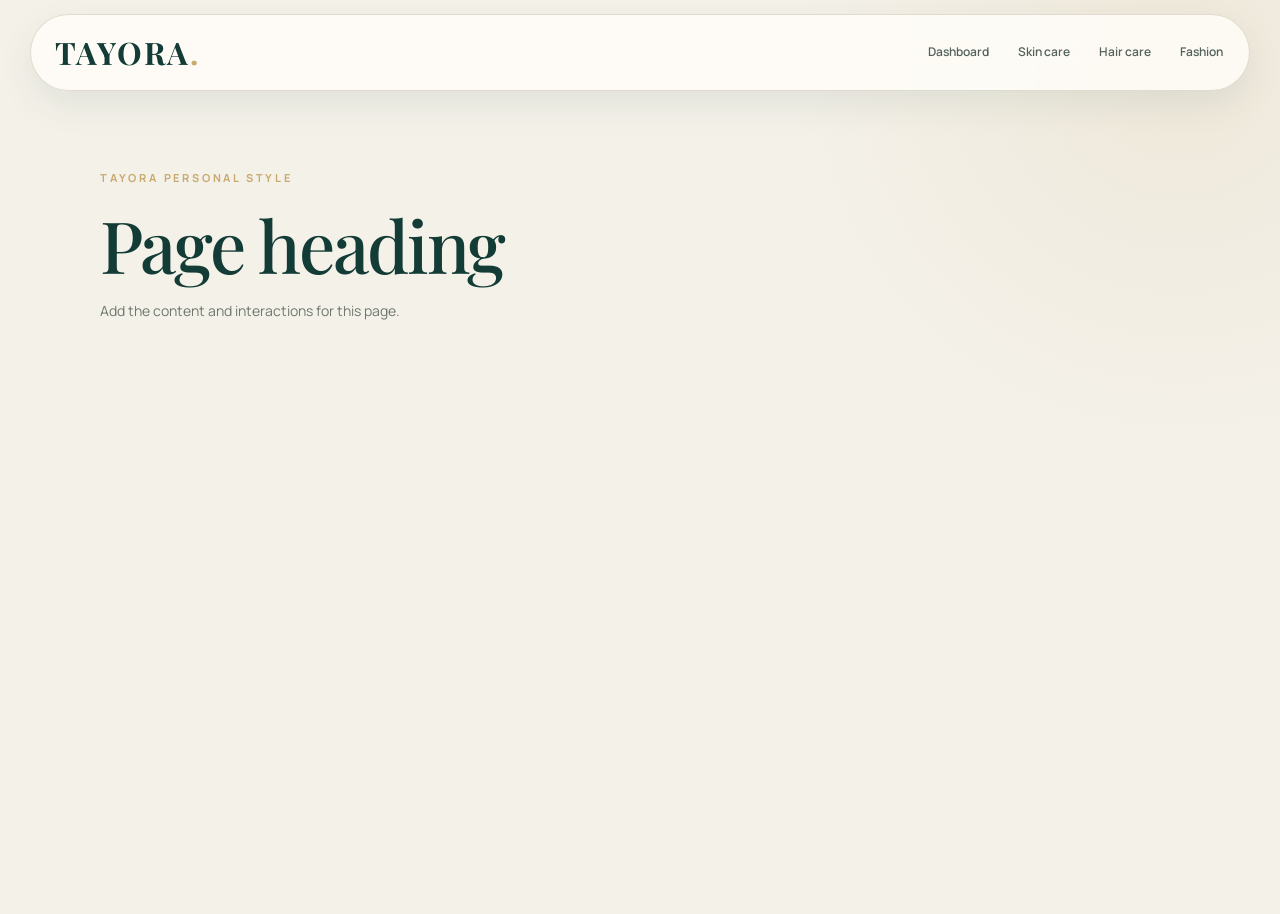
<file: frontend/pages/_page-template.html>
<!-- Template reference: copy this structure when creating a new page. -->
<!doctype html>
<html lang="en"><head><meta charset="utf-8"><meta name="viewport" content="width=device-width, initial-scale=1"><title>Page — TAYORA</title><link rel="stylesheet" href="../css/style.css"></head>
<body><header class="site-header"><a class="brand" href="../index.html">TAYORA<span>.</span></a><nav><a href="dashboard.html">Dashboard</a><a href="skin-care.html">Skin care</a><a href="hair-care.html">Hair care</a><a href="fashion.html">Fashion</a></nav></header><main class="page-wrap"><p class="eyebrow">TAYORA PERSONAL STYLE</p><h1>Page heading</h1><p class="page-intro">Add the content and interactions for this page.</p></main><script src="../js/app.js"></script></body></html>
</file>
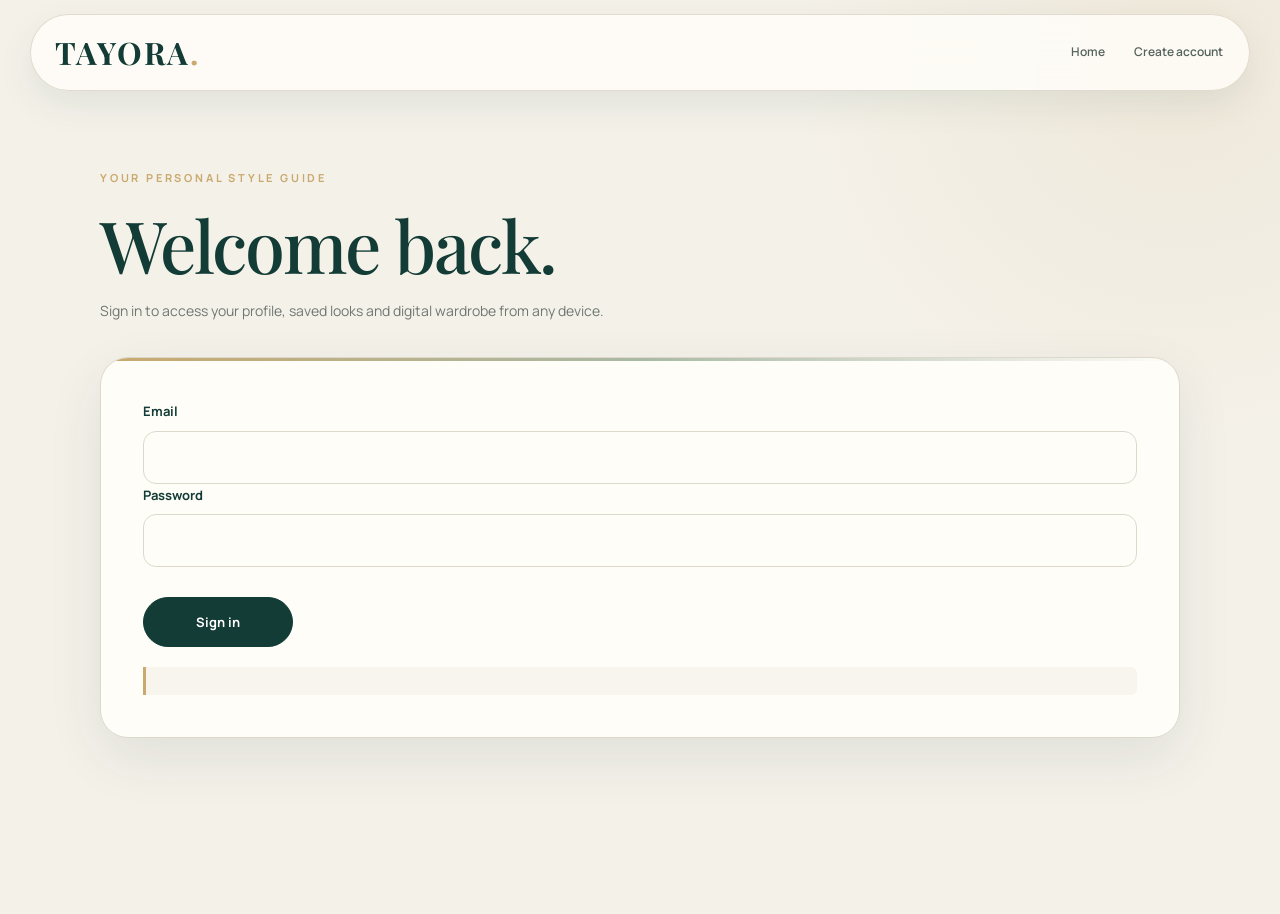
<file: frontend/pages/create-profile.html>
<!doctype html>
<html lang="en">
<head>
    <meta charset="utf-8">
    <meta name="viewport" content="width=device-width, initial-scale=1">
    <title>Create your profile — TAYORA</title>
    <link rel="stylesheet" href="../css/style.css">
    <script src="../js/auth-guard.js"></script>
</head>
<body>
    <header class="site-header">
        <a class="brand" href="../index.html">TAYORA<span>.</span></a>
        <nav><a href="dashboard.html">Dashboard</a></nav>
    </header>
    <main class="page-wrap">
        <p class="eyebrow">LET'S MAKE IT PERSONAL</p>
        <h1>Create your profile</h1>
        <p class="page-intro">Create an account and share a few preferences to shape your grooming and style experience.</p>

        <form class="panel" id="profile-form" data-redirect="dashboard.html">
            <div class="form-grid">
                <div class="field">
                    <label for="age">Age (optional)</label>
                    <input id="age" type="number" min="13" max="120" placeholder="e.g. 22">
                </div>
                <div class="field">
                    <label for="gender">Gender (optional)</label>
                    <select id="gender">
                        <option value="">Prefer not to say</option>
                        <option>Woman</option><option>Man</option><option>Non-binary</option><option>Other</option>
                    </select>
                </div>
                <div class="field">
                    <label for="skin">Skin type</label>
                    <select id="skin">
                        <option>Not sure</option><option>Dry</option><option>Oily</option><option>Combination</option><option>Normal</option><option>Sensitive</option>
                    </select>
                </div>
                <div class="field">
                    <label for="hair">Hair type</label>
                    <select id="hair">
                        <option>Not sure</option><option>Straight</option><option>Wavy</option><option>Curly</option><option>Coily</option>
                    </select>
                </div>
                <div class="field">
                    <label for="face">Face shape (optional)</label>
                    <select id="face">
                        <option>Not sure</option><option>Uncertain</option><option>Oval</option><option>Round</option><option>Square</option><option>Rectangular</option><option>Heart</option><option>Diamond</option>
                    </select>
                </div>
                <div class="field">
                    <label for="budget">Monthly budget (₹, optional)</label>
                    <input id="budget" type="number" min="0" placeholder="e.g. 1500">
                </div>
                <div class="field">
                    <label for="concerns">Skin or hair concerns (optional)</label>
                    <input id="concerns" placeholder="e.g. dryness, frizz">
                </div>
                <div class="field">
                    <label for="style">Clothing preference</label>
                    <select id="style">
                        <option>Casual</option><option>Minimal</option><option>Streetwear</option><option>Formal</option><option>Traditional</option><option>Experimental</option>
                    </select>
                </div>
            </div>
            <p class="form-actions"><button class="button" type="submit">Save profile and continue</button></p>
            <p class="notice">Guest profiles are stored on this device. Use the account registration page if you want cloud sync.</p>
        </form>
    </main>
    <script src="../js/config.js"></script>
    <script src="../js/auth.js"></script>
    <script src="../js/app.js"></script>
</body>
</html>
</file>
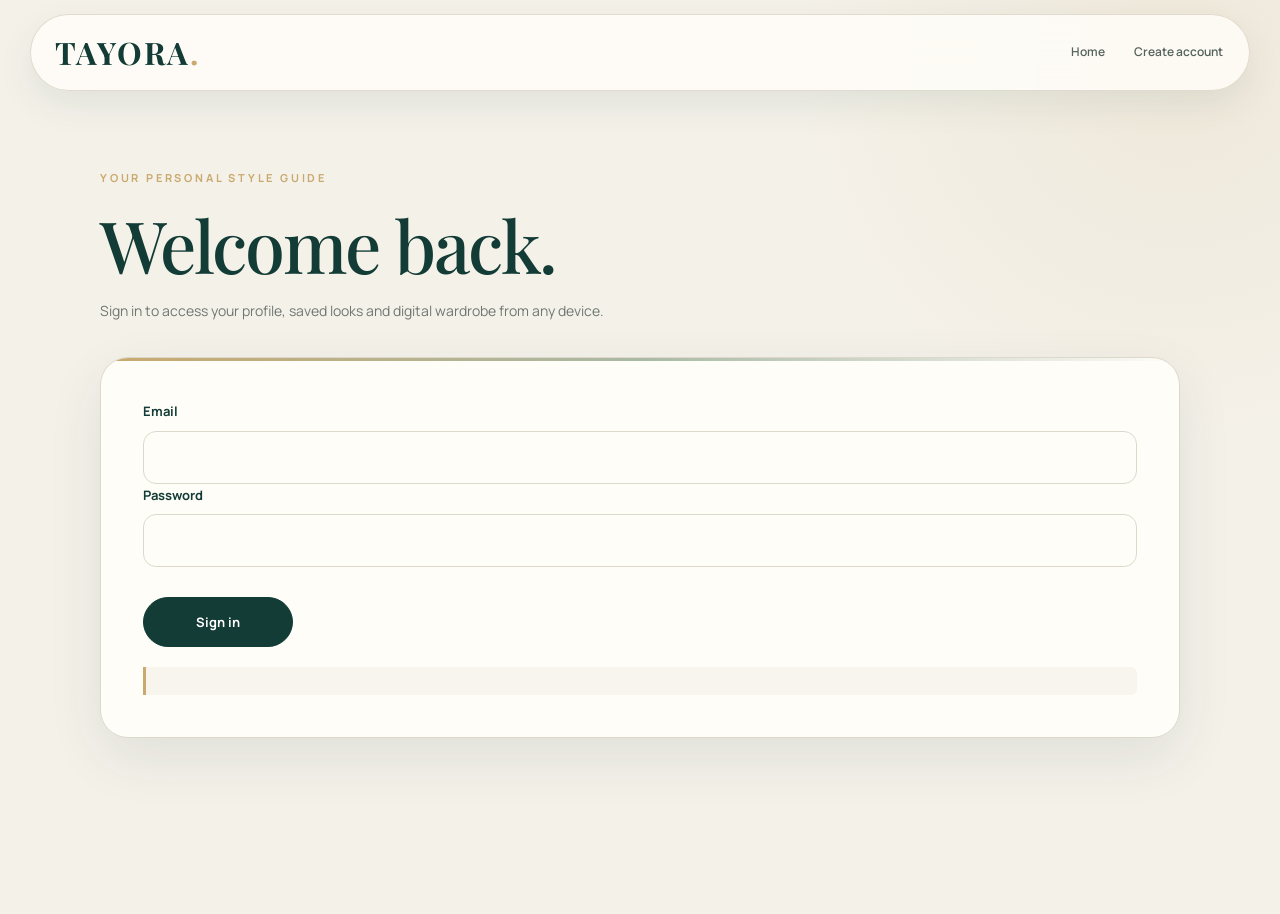
<file: frontend/pages/dashboard.html>
<!doctype html>
<html lang="en">

<head>
  <meta charset="utf-8">
  <meta name="viewport" content="width=device-width, initial-scale=1">
  <title>Dashboard — TAYORA</title>
  <link rel="stylesheet" href="../css/style.css">
  <script src="../js/auth-guard.js"></script>
</head>

<body>
  <header class="site-header">
    <a class="brand" href="../index.html">TAYORA<span>.</span></a>
    <nav><a href="profile.html">My profile</a><a href="live-scan.html">Live scan</a><a href="face-analysis.html">Face analysis</a><a href="fashion.html">Fashion</a><a href="wardrobe.html">Wardrobe</a><a href="products.html">Products</a><a href="../index.html" data-logout>Sign out</a></nav>
  </header>
  <main class="page-wrap">
    <p class="eyebrow">YOUR PERSONAL SPACE</p>
    <h1>Your style dashboard</h1>
    <p class="page-intro">A grooming and style hub shaped around the preferences you saved in your TAYORA profile.</p>

    <section class="panel" aria-labelledby="profile-heading">
      <h2 id="profile-heading">Your profile at a glance</h2>
      <div id="profile-summary" class="form-grid">
        <p>Loading your saved profile…</p>
      </div>
      <p id="profile-notice" class="notice" role="status" aria-live="polite"></p>
      <a class="button" href="profile.html">Update my profile</a>
    </section>

    <h2>Explore your routine</h2>
    <div class="cards">
      <article class="mini-card"><span class="pill">SKIN</span>
        <h3>Skin care routine</h3>
        <p id="skin-tip">Explore cleanser, moisturizer, and sunscreen basics.</p><a href="skin-care.html"><u>Open skin
            care →</u></a>
      </article>
      <article class="mini-card"><span class="pill">HAIR</span>
        <h3>Hair care</h3>
        <p id="hair-tip">Find a routine based on your hair and scalp goals.</p><a href="hair-care.html"><u>Open hair
            care →</u></a>
      </article>
      <article class="mini-card"><span class="pill">STYLE</span>
        <h3>Outfit inspiration</h3>
        <p id="style-tip">Explore color ideas and looks for different occasions.</p><a href="fashion.html"><u>Explore
            fashion →</u></a>
      </article>
      <article class="mini-card"><span class="pill">WARDROBE</span>
        <h3>My digital wardrobe</h3>
        <p>Save clothing items and use them as a reference for outfit planning.</p><a href="wardrobe.html"><u>Open wardrobe →</u></a>
      </article>
      <article class="mini-card"><span class="pill">HAIRSTYLE</span>
        <h3>Haircut inspiration</h3>
        <p id="face-tip">Use your face shape as one starting point for exploring styles.</p><a
          href="hairstyles.html"><u>Explore hairstyles →</u></a>
      </article>
      <article class="mini-card"><span class="pill">ANALYSIS</span>
        <h3>Face shape estimate</h3>
        <p>Try an optional photo based estimate to explore hairstyle ideas.</p><a href="face-analysis.html"><u>Analyze a photo →</u></a>
      </article>
      <article class="mini-card"><span class="pill">LIVE SCAN</span>
        <h3>Personal scan</h3>
        <p>Use an optional camera preview and confirm observations for broader suggestions.</p><a href="live-scan.html"><u>Open live scan →</u></a>
      </article>
    </div>

    <section class="panel" aria-labelledby="starter-recommendations-heading">
      <h2 id="starter-recommendations-heading">Your starter recommendations</h2>
      <p id="recommendation-status" class="notice" role="status" aria-live="polite">Preparing recommendations…</p>
      <div id="recommendation-list" class="cards"></div>
    </section>

    <section class="panel">
      <h2>Your next step</h2>
      <p>These are starter suggestions based on your saved preferences, not medical assessments or guaranteed style
        matches.</p>
      <a class="button" href="products.html">Explore products</a>
    </section>
  </main>
  <script src="../js/config.js"></script>
  <script src="../js/auth.js"></script>
  <script src="../js/dashboard.js"></script>
</body>

</html>
</file>
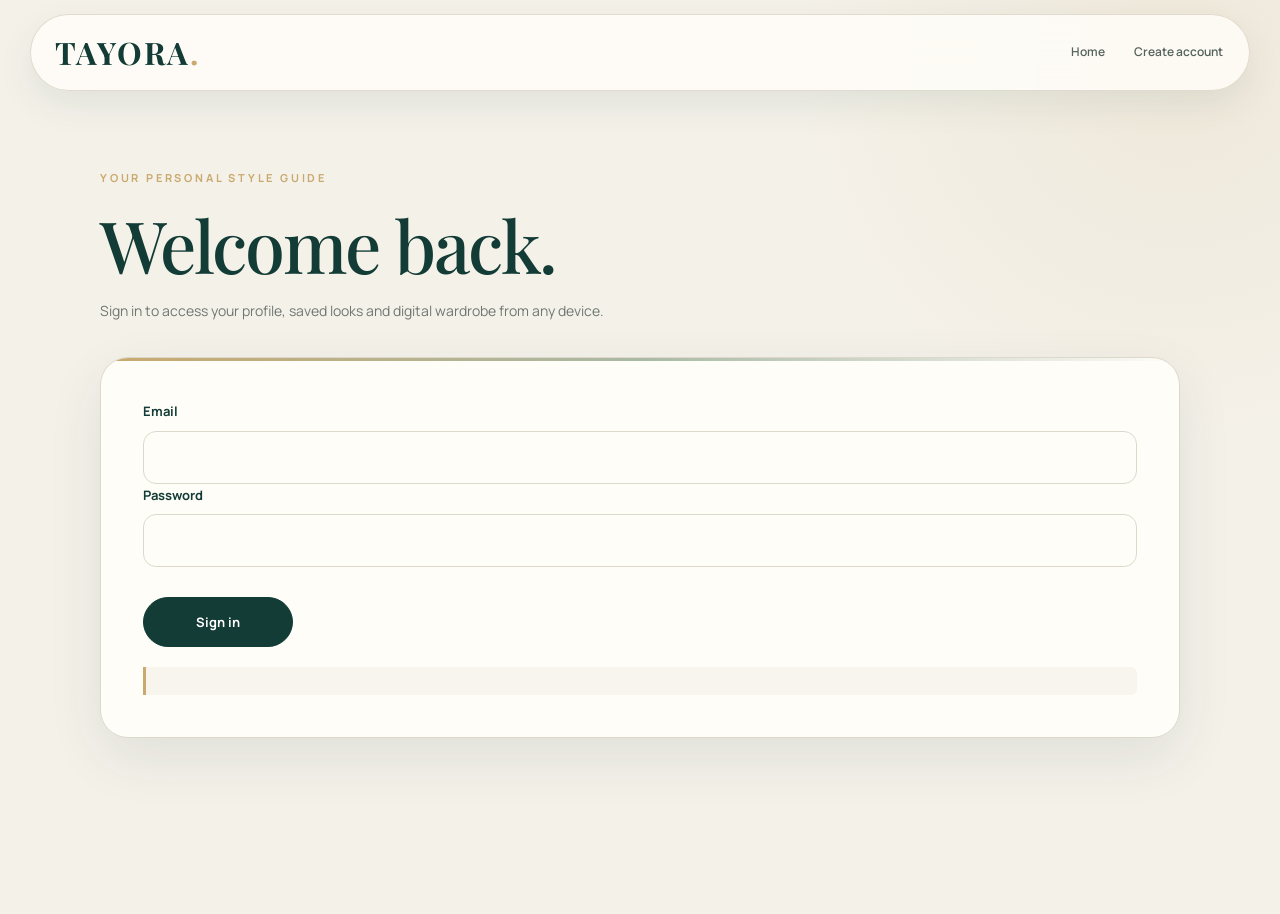
<file: frontend/pages/face-analysis.html>
<!DOCTYPE html>
<html lang="en">

<head>
    <meta charset="UTF-8">
    <meta name="viewport" content="width=device-width, initial-scale=1.0">
    <title>Face Analysis | TAYORA</title>
    <link rel="stylesheet" href="../css/style.css">
    <script src="../js/auth-guard.js"></script>
</head>

<body>
    <header class="site-header">
        <a class="brand" href="../index.html">TAYORA<span>.</span></a>
        <nav>
            <a href="dashboard.html">Dashboard</a>
            <a href="skin-care.html">Skin Care</a>
            <a href="hair-care.html">Hair Care</a>
            <a href="hairstyles.html">Hairstyles</a>
        </nav>
    </header>

    <main class="page-wrap">
        <p class="eyebrow">YOUR PERSONAL STYLE GUIDE</p>
        <h1>Face Analysis</h1>
        <p class="page-intro">
            Upload a clear photo to begin exploring personalized hairstyle
            and grooming suggestions.
        </p>

        <section class="panel">
            <h2>Upload your photo</h2>
            <p>
                For best results, use a clear, front-facing photo with
                good lighting and your face visible.
            </p>

            <form id="faceAnalysisForm">
                <div class="form-group">
                    <label for="facePhoto">Choose a photo</label>
                    <input type="file" id="facePhoto" name="facePhoto" accept="image/jpeg,image/png,image/webp"
                        required>
                </div>

                <div id="photoPreview" hidden>
                    <img id="previewImage" alt="Preview of your selected photo"
                        style="max-width: 100%; max-height: 350px; border-radius: 12px;">
                </div>

                <p id="photoMessage" class="notice" aria-live="polite">
                    Your photo preview will appear here after you select an image.
                </p>

                <button type="submit" id="analyzeButton">
                    Continue to Analysis
                </button>
            </form>
            
<div id="recommendationsSection" hidden>
    <h2>Your Grooming Recommendations</h2>

    <p id="faceShapeResult" class="notice" aria-live="polite"></p>
    <p class="notice">Use this estimate as inspiration. You can edit your face shape in <a href="profile.html"><u>your profile</u></a>.</p>

    <div class="recommendation-grid">
        <article class="recommendation-card">
            <h3>Hairstyle Ideas</h3>
            <p id="hairstyleRecommendation"></p>
        </article>

        <article class="recommendation-card">
            <h3>Beard Style Ideas</h3>
            <p id="beardRecommendation"></p>
        </article>

        <article class="recommendation-card">
            <h3>Skincare Tips</h3>
            <p id="skincareRecommendation"></p>
        </article>
    </div>
</div>

        </section>

        <section class="panel">
            <h2>What happens next?</h2>
            <p>
                TAYORA analyzes your uploaded photo to estimate facial shape
                and provide personalized grooming suggestions.
            </p>
            <p>
                <strong>Privacy:</strong> When you submit your photo, it is uploaded
                to the TAYORA backend for analysis and is not saved by this app.
                Use a photo you are comfortable sending to your own application server.
            </p>
        </section>
    </main>

    <script src="../js/config.js"></script>
    <script src="../js/face-analysis.js"></script>
</body>

</html>
</file>
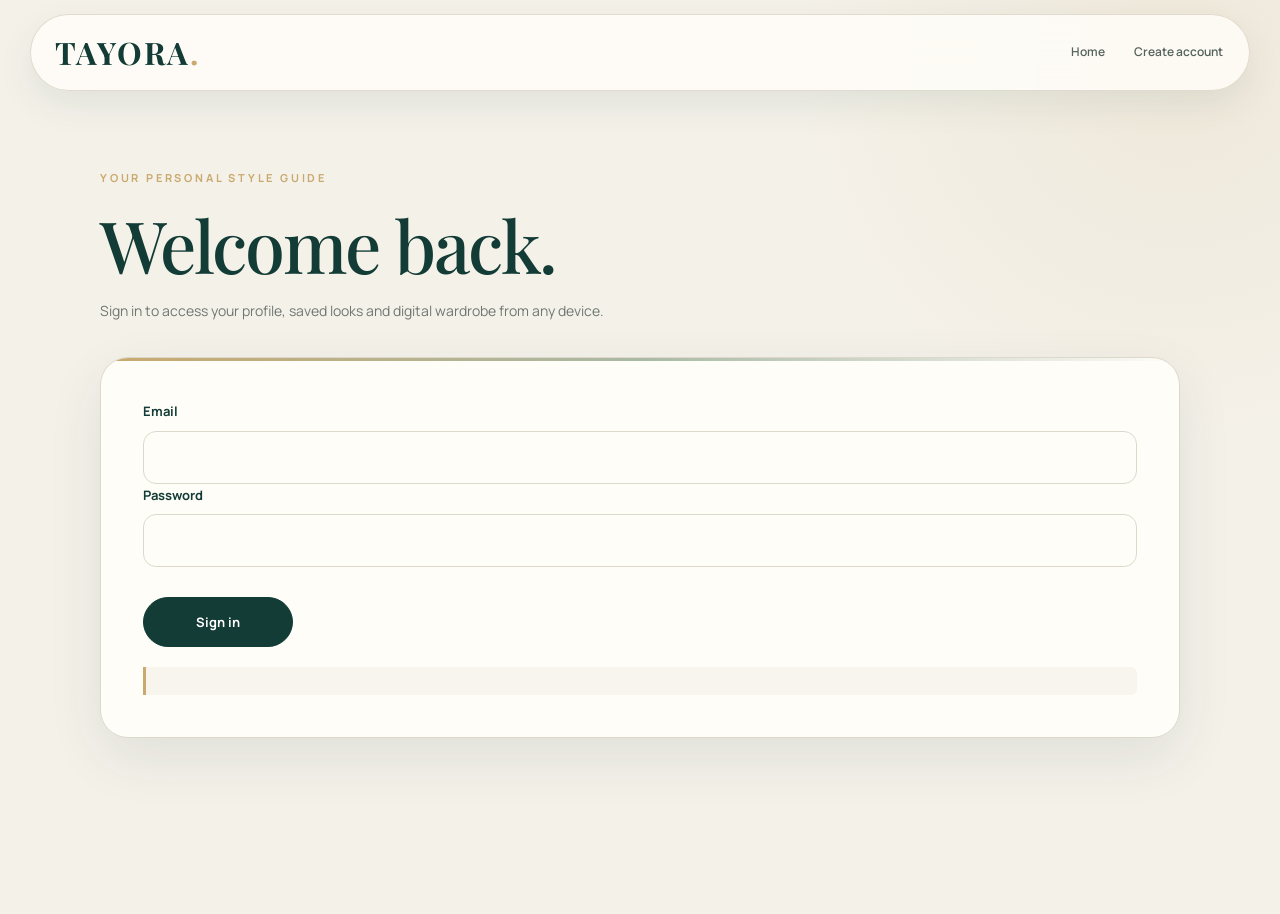
<file: frontend/pages/fashion.html>
<!doctype html>
<html lang="en">

<head>
    <meta charset="utf-8">
    <meta name="viewport" content="width=device-width, initial-scale=1">
    <title>Fashion — TAYORA</title>
    <link rel="stylesheet" href="../css/style.css">
    <script src="../js/auth-guard.js"></script>
</head>

<body>
    <header class="site-header">
        <a class="brand" href="../index.html">TAYORA<span>.</span></a>
        <nav>
            <a href="dashboard.html">Dashboard</a>
            <a href="products.html">Products</a>
            <a href="wardrobe.html">My wardrobe</a>
            <a href="../index.html" data-logout>Sign out</a>
        </nav>
    </header>

    <main class="page-wrap">
        <p class="eyebrow">PERSONAL STYLE</p>
        <h1>Wear what feels like you.</h1>
        <p class="page-intro">
            Discover outfit ideas based on your occasion, colours,
            comfort and budget.
        </p>

        <section class="panel">
            <h2>Find your style</h2>

            <form id="fashion-form">
                <div class="form-grid">

                    <div class="field">
                        <label for="occasion">Choose occasion</label>
                        <select id="occasion">
                            <option value="everyday">Everyday / Casual</option>
                            <option value="college">College</option>
                            <option value="formal">Office / Formal</option>
                            <option value="party">Party</option>
                            <option value="traditional">Traditional</option>
                            <option value="date">Date / Outing</option>
                        </select>
                    </div>

                    <div class="field">
                        <label for="colour">Favourite colour</label>
                        <select id="colour">
                            <option value="black">Black</option>
                            <option value="white">White</option>
                            <option value="blue">Blue</option>
                            <option value="beige">Beige</option>
                            <option value="green">Green</option>
                            <option value="pastel">Pastel shades</option>
                            <option value="any">No preference</option>
                        </select>
                    </div>

                    <div class="field">
                        <label for="budget">Your outfit budget (₹)</label>
                        <input type="number" id="budget"
                            min="0" placeholder="e.g. 1500" required>
                    </div>

                    <div class="field">
                        <label for="comfort">Preferred style</label>
                        <select id="comfort">
                            <option value="comfortable">Comfortable</option>
                            <option value="minimal">Minimal</option>
                            <option value="trendy">Trendy</option>
                            <option value="classic">Classic</option>
                        </select>
                    </div>

                </div>

                <button class="button" type="submit">
                    Find my outfit
                </button>
            </form>
        </section>

        <section class="panel">
            <h2>Your outfit recommendations</h2>
            <p id="fashion-status" class="notice">
                Choose your preferences to discover outfit ideas.
            </p>
            <div id="fashion-results" class="cards"></div>
        </section>

        <section class="panel" aria-labelledby="saved-looks-heading">
            <h2 id="saved-looks-heading">Saved looks</h2>
            <p id="saved-looks-status" class="notice">Save an outfit you like and it will stay in this browser.</p>
            <div id="saved-looks" class="cards"></div>
        </section>

        <section class="panel">
            <h2>Build your digital wardrobe</h2>
            <p>Add a few clothing items manually, then use them as a personal reference while choosing an outfit.</p>
            <a class="button" href="wardrobe.html">Open my wardrobe →</a>
        </section>

        <section class="panel">
            <h2>Style inspiration</h2>

            <div class="cards">
                <article class="mini-card">
                    <span class="pill">EVERYDAY</span>
                    <h3>Casual essentials</h3>
                    <p>Try comfortable jeans, basic tops and versatile sneakers.</p>
                </article>

                <article class="mini-card">
                    <span class="pill">OCCASION</span>
                    <h3>Smart & formal</h3>
                    <p>Explore well-fitted shirts, trousers and elegant footwear.</p>
                </article>

                <article class="mini-card">
                    <span class="pill">COLOR</span>
                    <h3>Build a palette</h3>
                    <p>Combine neutral base colours with accents you enjoy wearing.</p>
                </article>
            </div>
        </section>

        <p class="notice">
            These are starter outfit suggestions. Choose what suits
            your comfort, personality and personal taste.
        </p>
    </main>

    <script src="../js/config.js"></script>
    <script src="../js/auth.js"></script>
    <script>
        const fashionForm = document.getElementById("fashion-form");
        const fashionResults = document.getElementById("fashion-results");
        const fashionStatus = document.getElementById("fashion-status");
        const savedLooks = document.getElementById("saved-looks");
        const savedLooksStatus = document.getElementById("saved-looks-status");
        const SAVED_LOOKS_KEY = "tayoraSavedLooks";
        const STYLE_FEEDBACK_KEY = "tayoraStyleFeedback";

        const apiBase = window.TAYORA_CONFIG?.apiBaseUrl || "http://127.0.0.1:8000/api";

        const readStorage = (key, fallback) => {
            try {
                return JSON.parse(localStorage.getItem(key) || JSON.stringify(fallback));
            } catch {
                return fallback;
            }
        };

        const writeStorage = (key, value) => {
            localStorage.setItem(key, JSON.stringify(value));
        };

        const loadSavedLooks = async () => {
            if (!window.TAYORA_AUTH?.isAuthenticated()) return readStorage(SAVED_LOOKS_KEY, []);
            try {
                const response = await window.TAYORA_AUTH.apiFetch("/looks");
                const result = await response.json();
                if (!response.ok) throw new Error(result.detail || "Saved looks unavailable");
                return result.looks || [];
            } catch {
                return readStorage(SAVED_LOOKS_KEY, []);
            }
        };

        const renderSavedLooks = async () => {
            const looks = await loadSavedLooks();
            savedLooks.replaceChildren();
            if (!looks.length) {
                savedLooksStatus.textContent = "No saved looks yet. Generate an outfit and choose Save look.";
                return;
            }
            savedLooksStatus.textContent = window.TAYORA_AUTH?.isAuthenticated()
                ? `${looks.length} saved look${looks.length === 1 ? "" : "s"} in your account.`
                : `${looks.length} saved look${looks.length === 1 ? "" : "s"} in this browser.`;
            looks.forEach((look) => {
                const card = document.createElement("article");
                card.className = "mini-card saved-look-card";
                const tag = document.createElement("span");
                tag.className = "pill";
                tag.textContent = "SAVED LOOK";
                const title = document.createElement("h3");
                title.textContent = look.title;
                const description = document.createElement("p");
                description.textContent = look.description;
                const details = document.createElement("p");
                details.textContent = look.details;
                const remove = document.createElement("button");
                remove.type = "button";
                remove.className = "text-button";
                remove.textContent = "Remove";
                remove.addEventListener("click", async () => {
                    if (window.TAYORA_AUTH?.isAuthenticated() && Number.isInteger(look.id)) {
                        await window.TAYORA_AUTH.apiFetch(`/looks/${look.id}`, { method: "DELETE" });
                    }
                    writeStorage(SAVED_LOOKS_KEY, looks.filter((item) => item.id !== look.id));
                    renderSavedLooks();
                });
                card.append(tag, title, description, details, remove);
                savedLooks.appendChild(card);
            });
        };

        const saveLook = async (recommendation, preferences, button) => {
            const looks = readStorage(SAVED_LOOKS_KEY, []);
            if (window.TAYORA_AUTH?.isAuthenticated()) {
                const response = await window.TAYORA_AUTH.apiFetch("/looks", {
                    method: "POST",
                    headers: { "Content-Type": "application/json" },
                    body: JSON.stringify({
                        title: recommendation.title,
                        description: recommendation.description,
                        details: recommendation.details,
                        preferences
                    })
                });
                if (!response.ok) {
                    savedLooksStatus.textContent = "Could not save this look to your account.";
                    return;
                }
                button.textContent = "Saved ✓";
                button.disabled = true;
                renderSavedLooks();
                return;
            }
            const alreadySaved = looks.some((look) => look.title === recommendation.title && look.details === recommendation.details);
            if (!alreadySaved) {
                looks.unshift({
                    id: `${Date.now()}-${Math.random().toString(16).slice(2)}`,
                    title: recommendation.title,
                    description: recommendation.description,
                    details: recommendation.details,
                    preferences
                });
                writeStorage(SAVED_LOOKS_KEY, looks.slice(0, 20));
            }
            button.textContent = "Saved ✓";
            button.disabled = true;
            renderSavedLooks();
        };

        renderSavedLooks();

        fashionForm.addEventListener("submit", async function (event) {
            event.preventDefault();

            const occasion = document.getElementById("occasion").value;
            const colour = document.getElementById("colour").value;
            const budget = Number(document.getElementById("budget").value);
            const comfort = document.getElementById("comfort").value;

            if (!Number.isFinite(budget) || budget <= 0) {
                fashionStatus.textContent = "Please enter a valid budget greater than zero.";
                fashionResults.replaceChildren();
                return;
            }

            fashionStatus.textContent = "Loading outfit recommendations...";
            fashionResults.replaceChildren();

            try {
                const response = await fetch(`${apiBase}/fashion/recommendations`, {
                    method: "POST",
                    headers: { "Content-Type": "application/json" },
                    body: JSON.stringify({ occasion, colour, budget, comfort })
                });
                const data = await response.json();
                if (!response.ok) {
                    throw new Error(data.detail || "The fashion recommendations could not be loaded.");
                }

                (data.recommendations || []).forEach(function (recommendation, index) {
                    const card = document.createElement("article");
                    card.className = "mini-card";

                    const tag = document.createElement("span");
                    tag.className = "pill";
                    tag.textContent = "OUTFIT " + (index + 1);

                    const heading = document.createElement("h3");
                    heading.textContent = recommendation.title;

                    const description = document.createElement("p");
                    description.textContent = recommendation.description;

                    const details = document.createElement("p");
                    details.textContent = recommendation.details;

                    const actions = document.createElement("div");
                    actions.className = "inline-actions";
                    const saveButton = document.createElement("button");
                    saveButton.type = "button";
                    saveButton.className = "button button-small";
                    saveButton.textContent = "Save look";
                    saveButton.addEventListener("click", () => saveLook(
                        recommendation,
                        { occasion, colour, budget, comfort },
                        saveButton
                    ));
                    const feedbackButton = document.createElement("button");
                    feedbackButton.type = "button";
                    feedbackButton.className = "text-button";
                    feedbackButton.textContent = "Not for me";
                    feedbackButton.addEventListener("click", () => {
                        const feedback = readStorage(STYLE_FEEDBACK_KEY, []);
                        feedback.push({ title: recommendation.title, preference: { occasion, colour, budget, comfort }, at: Date.now() });
                        writeStorage(STYLE_FEEDBACK_KEY, feedback.slice(-50));
                        feedbackButton.textContent = "Feedback saved";
                        feedbackButton.disabled = true;
                    });
                    actions.append(saveButton, feedbackButton);

                    card.append(tag, heading, description, details, actions);
                    fashionResults.appendChild(card);
                });

                fashionStatus.textContent =
                    "Here are your outfit ideas based on your preferences!";
            } catch (error) {
                fashionStatus.textContent = `Could not load outfit recommendations: ${error.message}`;
            }
        });
    </script>
</body>

</html>
</file>
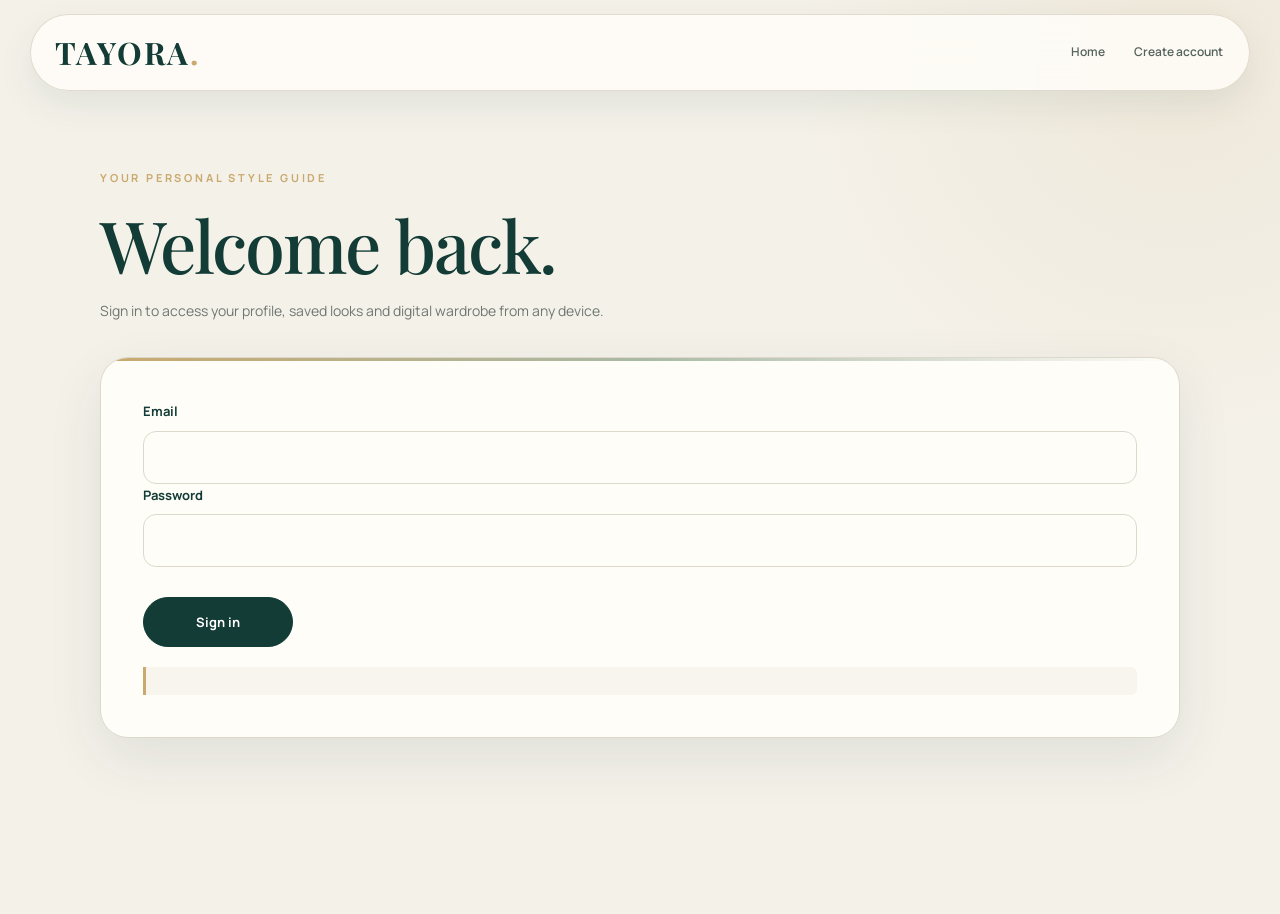
<file: frontend/pages/hair-care.html>
<!DOCTYPE html>
<html lang="en">
<head>
    <meta charset="UTF-8">
    <meta name="viewport" content="width=device-width, initial-scale=1.0">
    <title>Hair Care Assessment | TAYORA</title>
    <link rel="stylesheet" href="../css/style.css">
    <script src="../js/auth-guard.js"></script>
    <script src="../js/auth.js"></script>
</head>
<body>
    <header class="site-header">
        <a class="brand" href="../index.html">TAYORA<span>.</span></a>
        <nav>
            <a href="dashboard.html">Dashboard</a>
            <a href="profile.html">My profile</a>
            <a href="hairstyles.html">Hairstyles</a>
            <a href="../index.html" data-logout>Sign out</a>
        </nav>
    </header>
    <main class="panel">
        <p class="eyebrow">YOUR PERSONAL GROOMING PROFILE</p>
        <h1>Hair Care Assessment</h1>
        <p>Tell us about your hair to receive personalized suggestions.</p>

        <form id="hairForm">
            <label for="hairType">What is your hair type?</label>
            <select id="hairType" required>
                <option value="">Choose an option</option>
                <option value="straight">Straight</option>
                <option value="wavy">Wavy</option>
                <option value="curly">Curly</option>
                <option value="coily">Coily</option>
                <option value="unsure">Not sure</option>
            </select>

            <label for="scalpType">What is your scalp type?</label>
            <select id="scalpType" required>
                <option value="">Choose an option</option>
                <option value="oily">Oily</option>
                <option value="dry">Dry</option>
                <option value="normal">Normal</option>
                <option value="sensitive">Sensitive</option>
                <option value="unsure">Not sure</option>
            </select>

            <label for="hairConcern">Main hair concern</label>
            <select id="hairConcern">
                <option value="none">No specific concern</option>
                <option value="dryness">Dryness</option>
                <option value="frizz">Frizz</option>
                <option value="breakage">Breakage</option>
                <option value="dandruff">Flaking or dandruff</option>
                <option value="hairfall">Hair shedding</option>
            </select>

            <label for="hairGoal">Your hair goal</label>
            <select id="hairGoal">
                <option value="healthy">Maintain healthy hair</option>
                <option value="smooth">Smoother hair</option>
                <option value="volume">More volume</option>
                <option value="moisture">More moisture</option>
            </select>

            <label for="hairBudget">Monthly budget (₹)</label>
            <input
                id="hairBudget"
                type="number"
                min="0"
                max="100000"
                placeholder="e.g. 1500"
                required
            >

            <button class="button" type="submit">
                Get Hair Care Suggestions
            </button>
        </form>

        <section id="hairResults" aria-live="polite"></section>

        <p><a href="skin-care.html">Skin Care</a></p>
        <p><a href="dashboard.html">Back to dashboard</a></p>
    </main>

    <script src="../js/hair-assessment.js"></script>
</body>
</html>
</file>
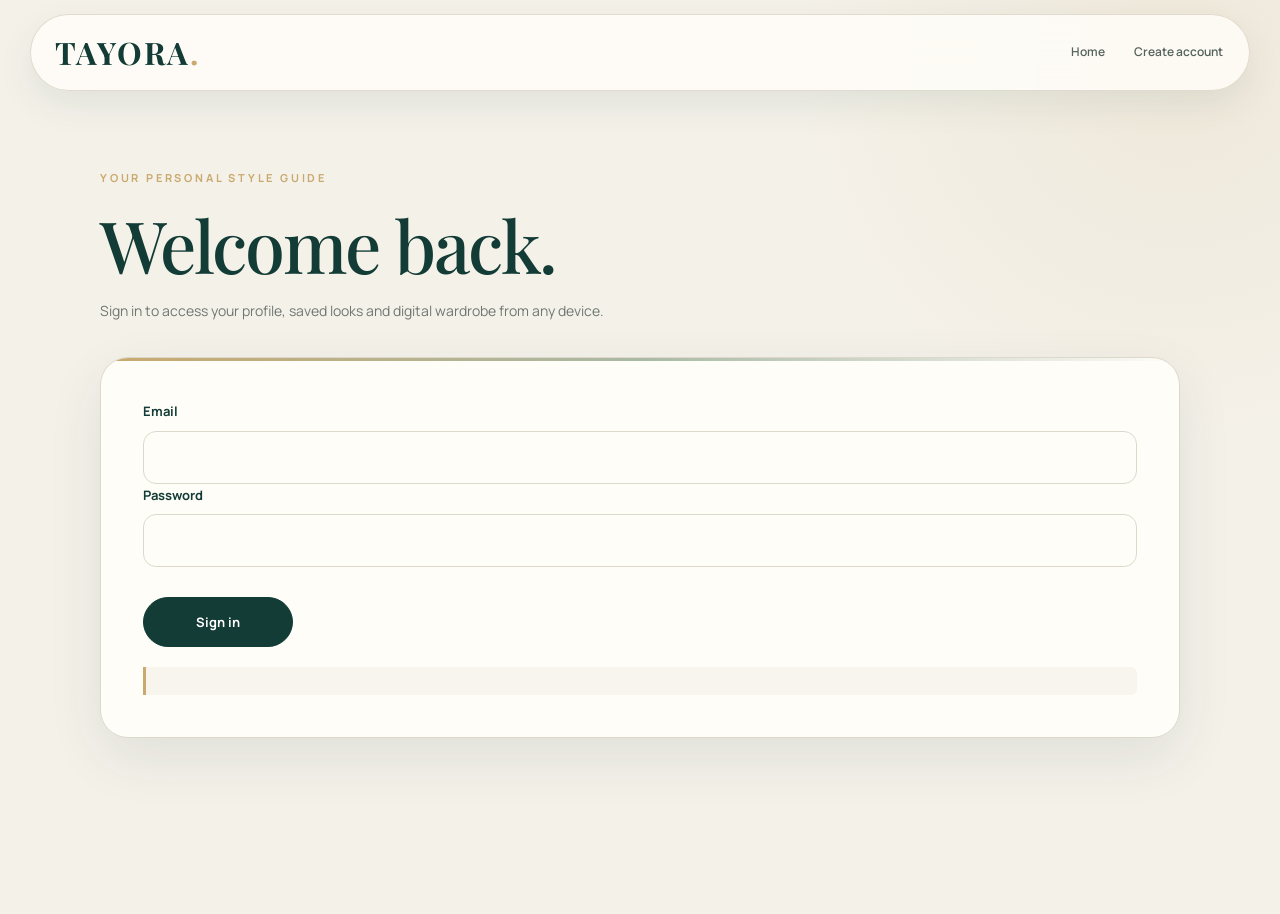
<file: frontend/pages/hairstyles.html>
<!doctype html>
<html lang="en">

<head>
    <meta charset="utf-8">
    <meta name="viewport" content="width=device-width, initial-scale=1">
    <title>Hairstyles — TAYORA</title>
    <link rel="stylesheet" href="../css/style.css">
    <script src="../js/auth-guard.js"></script>
</head>

<body>
    <header class="site-header">
        <a class="brand" href="../index.html">TAYORA<span>.</span></a>
        <nav>
            <a href="dashboard.html">Dashboard</a>
            <a href="fashion.html">Fashion</a>
        </nav>
    </header>

    <main class="page-wrap">
        <p class="eyebrow">HAIR & GROOMING</p>
        <h1>Find your next look.</h1>
        <p class="page-intro">
            Discover hairstyle and grooming ideas based on your hair
            texture, face shape and personal preferences.
        </p>

        <section class="panel">
            <h2>Find your hairstyle</h2>

            <form id="hair-style-form">
                <div class="form-grid">

                    <div class="field">
                        <label for="hair-type">Your hair type</label>
                        <select id="hair-type">
                            <option value="straight">Straight</option>
                            <option value="wavy">Wavy</option>
                            <option value="curly">Curly</option>
                            <option value="coily">Coily</option>
                            <option value="unsure">Not sure</option>
                        </select>
                    </div>

                    <div class="field">
                        <label for="face-shape">Your face shape</label>
                        <select id="face-shape">
                            <option value="oval">Oval</option>
                            <option value="round">Round</option>
                            <option value="square">Square</option>
                            <option value="heart">Heart</option>
                            <option value="rectangular">Rectangular</option>
                            <option value="unsure">Not sure</option>
                        </select>
                    </div>

                    <div class="field">
                        <label for="maintenance">Maintenance preference</label>
                        <select id="maintenance">
                            <option value="low">Low maintenance</option>
                            <option value="medium">Medium maintenance</option>
                            <option value="high">High maintenance</option>
                        </select>
                    </div>

                    <div class="field">
                        <label for="beard">Facial-hair preference</label>
                        <select id="beard">
                            <option value="none">No facial hair</option>
                            <option value="clean">Clean shaven</option>
                            <option value="stubble">Light stubble</option>
                            <option value="beard">Beard</option>
                            <option value="any">No preference</option>
                        </select>
                    </div>

                </div>

                <button class="button" type="submit">
                    Find my hairstyle
                </button>
            </form>
        </section>

        <section class="panel">
            <h2>Your hairstyle recommendations</h2>
            <p id="hair-status" class="notice">
                Choose your preferences to discover hairstyle ideas.
            </p>
            <div id="hair-results" class="cards"></div>
        </section>

        <section class="panel">
            <h2>Grooming inspiration</h2>

            <div class="cards">
                <article class="mini-card">
                    <span class="pill">EASY CARE</span>
                    <h3>Low maintenance</h3>
                    <p>Explore shorter cuts and simple styling routines.</p>
                </article>

                <article class="mini-card">
                    <span class="pill">NATURAL</span>
                    <h3>Natural texture</h3>
                    <p>Work with your natural waves, curls and hair texture.</p>
                </article>

                <article class="mini-card">
                    <span class="pill">GROOMING</span>
                    <h3>Facial hair</h3>
                    <p>Explore clean-shaven, stubble and beard grooming ideas.</p>
                </article>
            </div>
        </section>

        <p class="notice">
            These are general style suggestions, not guaranteed face-shape
            matches. Your comfort and personal preference come first.
        </p>
    </main>

    <script>
        const hairForm = document.getElementById("hair-style-form");
        const hairResults = document.getElementById("hair-results");
        const hairStatus = document.getElementById("hair-status");

        const hairstyleIdeas = {
            straight: [
                ["Classic layered cut", "Explore soft layers for movement and shape."],
                ["Textured crop", "A short textured style with a simple daily routine."]
            ],
            wavy: [
                ["Natural waves", "Keep your natural waves with a light styling routine."],
                ["Layered hairstyle", "Layers can help show off your natural texture."]
            ],
            curly: [
                ["Curly layered cut", "Explore layers that work with your natural curls."],
                ["Defined curls", "Use a suitable conditioner and gentle styling routine."]
            ],
            coily: [
                ["Natural coily style", "Celebrate your natural texture with a suitable moisturizing routine."],
                ["Short shaped cut", "Explore a neat shape that works with your hair texture."]
            ],
            unsure: [
                ["Easy everyday style", "Start with a comfortable cut that works with your natural texture."],
                ["Classic haircut", "Try a versatile style that is easy to maintain."]
            ]
        };

        const faceSuggestions = {
            oval: "You can explore a wide range of cuts and lengths.",
            round: "You may enjoy exploring styles with added height or soft layers.",
            square: "Consider exploring textured layers or softer styling around the face.",
            heart: "Try exploring styles with balanced volume around the sides.",
            rectangular: "Consider exploring styles with balanced volume and softer proportions.",
            diamond: "Try exploring fringe or layers that soften the cheekbone area.",
            unsure: "You can experiment with different styles and choose what you enjoy."
        };

        const maintenanceSuggestions = {
            low: "Choose a simple cut that needs minimal daily styling.",
            medium: "You can explore styles that need occasional trimming and styling.",
            high: "You can experiment with more detailed cuts and styling routines."
        };

        const beardSuggestions = {
            none: "Keep your look clean and focus on your hairstyle.",
            clean: "A clean-shaven look can complement many different hairstyles.",
            stubble: "Explore neatly maintained light stubble.",
            beard: "Explore beard lengths and shapes that feel comfortable.",
            any: "Experiment with different facial-hair styles if you wish."
        };

        hairForm.addEventListener("submit", function (event) {
            event.preventDefault();

            const hairType = document.getElementById("hair-type").value;
            const faceShape = document.getElementById("face-shape").value;
            const maintenance = document.getElementById("maintenance").value;
            const beard = document.getElementById("beard").value;

            hairResults.replaceChildren();

            const suggestions = [
                ...hairstyleIdeas[hairType].map((idea, index) => ({
                    category: "HAIRSTYLE " + (index + 1),
                    title: idea[0],
                    description: idea[1]
                })),
                {
                    category: "FACE SHAPE",
                    title: "Face shape inspiration",
                    description: faceSuggestions[faceShape]
                },
                {
                    category: "MAINTENANCE",
                    title: "Your care routine",
                    description: maintenanceSuggestions[maintenance]
                },
                {
                    category: "GROOMING",
                    title: "Facial-hair inspiration",
                    description: beardSuggestions[beard]
                }
            ];

            suggestions.forEach(function (suggestion) {
                const card = document.createElement("article");
                card.className = "mini-card";

                const tag = document.createElement("span");
                tag.className = "pill";
                tag.textContent = suggestion.category;

                const heading = document.createElement("h3");
                heading.textContent = suggestion.title;

                const description = document.createElement("p");
                description.textContent = suggestion.description;

                card.append(tag, heading, description);
                hairResults.appendChild(card);
            });

            hairStatus.textContent =
                "Your hairstyle ideas are ready! Explore the suggestions and choose what feels right for you.";
        });
    </script>
</body>

</html>
</file>
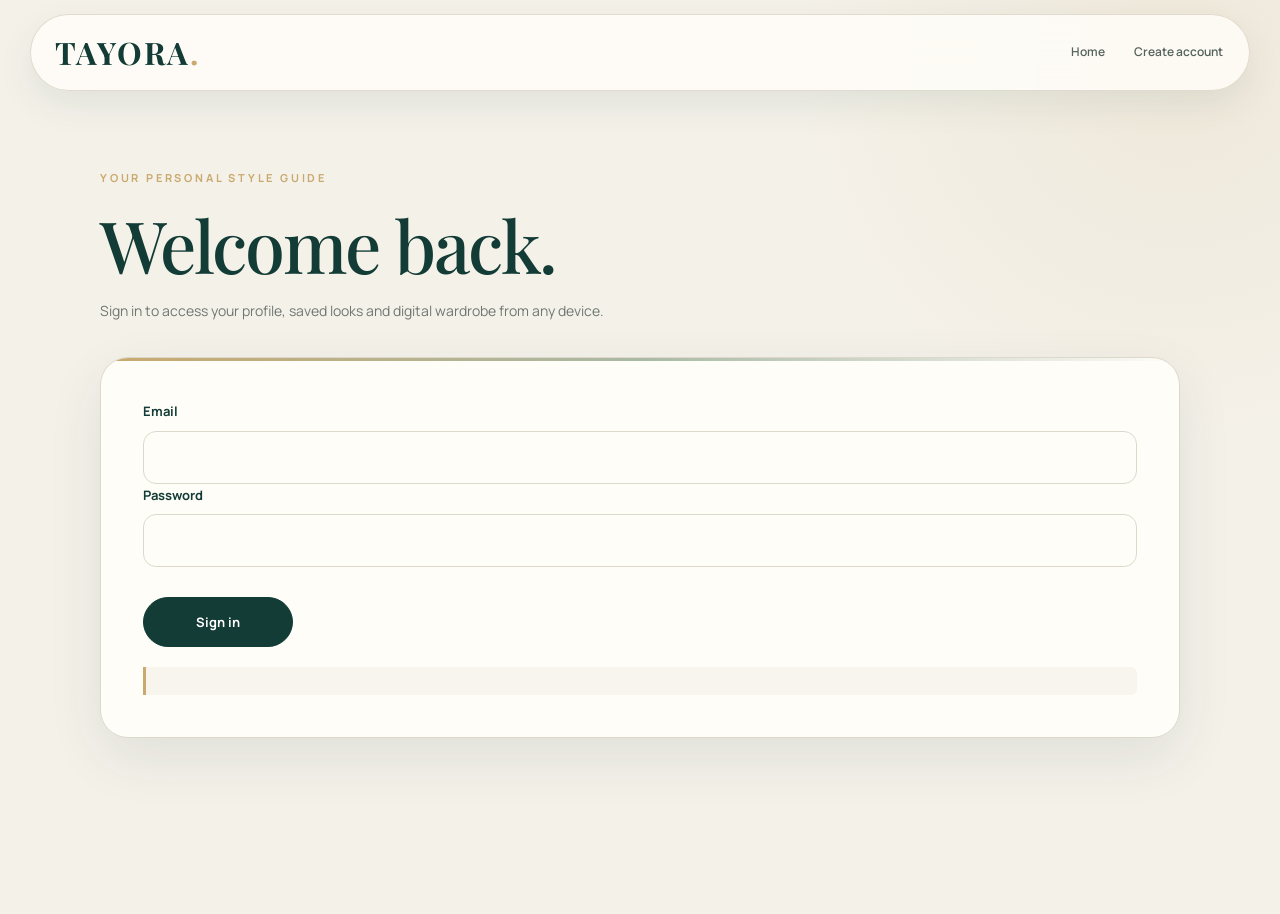
<file: frontend/pages/live-scan.html>
<!doctype html>
<html lang="en">
<head>
    <meta charset="utf-8">
    <meta name="viewport" content="width=device-width, initial-scale=1">
    <title>Live Personal Scan — TAYORA</title>
    <link rel="stylesheet" href="../css/style.css">
    <script src="../js/auth-guard.js"></script>
</head>
<body>
    <header class="site-header">
        <a class="brand" href="../index.html">TAYORA<span>.</span></a>
        <nav>
            <a href="dashboard.html">Dashboard</a>
            <a href="profile.html">My profile</a>
        </nav>
    </header>

    <main class="page-wrap scan-page">
        <p class="eyebrow">OPTIONAL CAMERA TOOL</p>
        <h1>Live personal scan</h1>
        <p class="page-intro">
            Use your camera as one input for style and grooming ideas. The camera is optional,
            results are estimates, and you can edit every observation before recommendations are made.
        </p>

        <section class="panel" aria-labelledby="face-shape-guide-heading">
            <h2 id="face-shape-guide-heading">Face-shape guide</h2>
            <p class="page-intro">These are visual style categories, not permanent labels. Real faces can sit between two shapes, so choose “Uncertain” or edit the estimate when needed.</p>
            <div class="cards">
                <article class="mini-card"><h3>Oval</h3><p>Longer than wide with a softer, rounded jaw. Many styles can work.</p></article>
                <article class="mini-card"><h3>Round</h3><p>Similar length and width with fuller cheeks and softer angles.</p></article>
                <article class="mini-card"><h3>Square</h3><p>Similar length and width with a stronger, more angular jaw.</p></article>
                <article class="mini-card"><h3>Rectangular</h3><p>Clearly longer than wide, often with straighter side lines.</p></article>
                <article class="mini-card"><h3>Heart</h3><p>Wider forehead with a narrower chin area.</p></article>
                <article class="mini-card"><h3>Diamond</h3><p>Cheekbones appear widest while the forehead and jaw are narrower.</p></article>
            </div>
        </section>

        <section class="panel scan-camera-panel" aria-labelledby="camera-heading">
            <h2 id="camera-heading">Camera preview</h2>
            <p class="notice">Camera frames are analyzed temporarily. TAYORA does not save your photo or video. Three temporary still frames may be sent to the existing face-shape endpoint when you choose “Analyze frame.”</p>
            <div class="scan-video-wrap">
                <video id="scanVideo" autoplay muted playsinline aria-label="Live camera preview"></video>
                <div id="cameraPlaceholder" class="scan-video-placeholder">Camera is off. You can continue with manual observations.</div>
            </div>
            <canvas id="scanCanvas" hidden></canvas>
            <p id="cameraStatus" class="notice" role="status" aria-live="polite">Camera is optional.</p>
            <div class="scan-actions">
                <button id="startCameraButton" class="button" type="button">Start camera</button>
                <button id="analyzeFrameButton" class="button" type="button" disabled>Analyze frame</button>
                <button id="stopCameraButton" class="button button-secondary" type="button" disabled>Stop camera</button>
            </div>
            <div class="field scan-upload-field">
                <label for="scanPhotoUpload">Or upload a clear face photo</label>
                <input id="scanPhotoUpload" type="file" accept="image/jpeg,image/png,image/webp">
                <button id="analyzeUploadButton" class="button button-secondary" type="button" disabled>Analyze uploaded photo</button>
                <p id="uploadStatus" class="notice" role="status" aria-live="polite">The uploaded photo is used temporarily for face-shape estimation and is not saved.</p>
            </div>
        </section>

        <section class="panel" aria-labelledby="observations-heading">
            <h2 id="observations-heading">Confirm your observations</h2>
            <p class="page-intro">Automatic visual estimates are limited. Values already selected may come from your saved profile; the camera/photo currently estimates face shape only. Select what seems relevant and change anything that does not describe you.</p>

            <div class="form-grid">
                <div class="field">
                    <label for="faceShape">Face shape estimate</label>
                    <select id="faceShape">
                        <option value="">Not sure</option><option>Uncertain</option>
                        <option>Oval</option><option>Round</option><option>Square</option>
                        <option>Heart</option><option>Rectangular</option><option>Diamond</option>
                    </select>
                    <p id="faceShapeSource" class="notice">Source: not selected.</p>
                </div>
                <div class="field">
                    <label for="hairType">Hair type</label>
                    <select id="hairType">
                        <option value="">Not sure</option>
                        <option>Straight</option><option>Wavy</option><option>Curly</option><option>Coily</option>
                    </select>
                </div>
                <div class="field">
                    <label for="bodyProfile">Body proportions for styling</label>
                    <select id="bodyProfile">
                        <option value="">Not sure</option>
                        <option>Balanced proportions</option>
                        <option>Broader upper body</option>
                        <option>Fuller lower body</option>
                        <option>Straighter proportions</option>
                    </select>
                </div>
                <div class="field">
                    <label for="scanBudget">Optional budget (₹)</label>
                    <input id="scanBudget" type="number" min="0" placeholder="e.g. 1500">
                </div>
            </div>

            <div class="scan-check-grid">
                <fieldset>
                    <legend>Possible visible skin observations</legend>
                    <label><input type="checkbox" name="skinObservation" value="possible acne-prone areas"> Possible blemish-prone areas</label>
                    <label><input type="checkbox" name="skinObservation" value="possible oiliness"> Possible excess oil</label>
                    <label><input type="checkbox" name="skinObservation" value="possible dryness"> Possible dryness or flaking</label>
                    <label><input type="checkbox" name="skinObservation" value="possible uneven texture"> Possible uneven texture</label>
                </fieldset>
                <fieldset>
                    <legend>Hair observations</legend>
                    <label><input type="checkbox" name="hairObservation" value="frizz"> Frizz</label>
                    <label><input type="checkbox" name="hairObservation" value="dryness"> Dryness</label>
                    <label><input type="checkbox" name="hairObservation" value="breakage"> Breakage</label>
                </fieldset>
                <fieldset>
                    <legend>Posture observations</legend>
                    <label><input type="checkbox" name="postureObservation" value="neutral"> Feels neutral</label>
                    <label><input type="checkbox" name="postureObservation" value="possible forward head"> Possible forward head</label>
                    <label><input type="checkbox" name="postureObservation" value="possible rounded shoulders"> Possible rounded shoulders</label>
                    <label><input type="checkbox" name="postureObservation" value="possible uneven shoulder height"> Possible uneven shoulder height</label>
                </fieldset>
            </div>

            <div class="form-actions">
                <button id="recommendButton" class="button" type="button">Get my suggestions</button>
            </div>
            <p id="scanStatus" class="notice" role="status" aria-live="polite">Your selections stay editable until you request suggestions.</p>
        </section>

        <section id="scanResults" class="panel" hidden aria-labelledby="scan-results-heading">
            <h2 id="scan-results-heading">Your scan-based suggestions</h2>
            <p class="notice">Face shape is the only automatic visual estimate in this version. The other values below are your confirmed selections.</p>
            <div id="scanSummary" class="cards" hidden aria-label="Confirmed scan summary"></div>
            <div id="scanResultList" class="cards"></div>
            <p class="notice">These suggestions are general style and grooming guidance based on uncertain observations. Persistent or painful skin concerns should be reviewed by a dermatologist. Pain, numbness, weakness, or persistent posture discomfort should be reviewed by a healthcare professional.</p>
        </section>
    </main>

    <script src="../js/config.js"></script>
    <script src="../js/live-scan.js"></script>
</body>
</html>
</file>
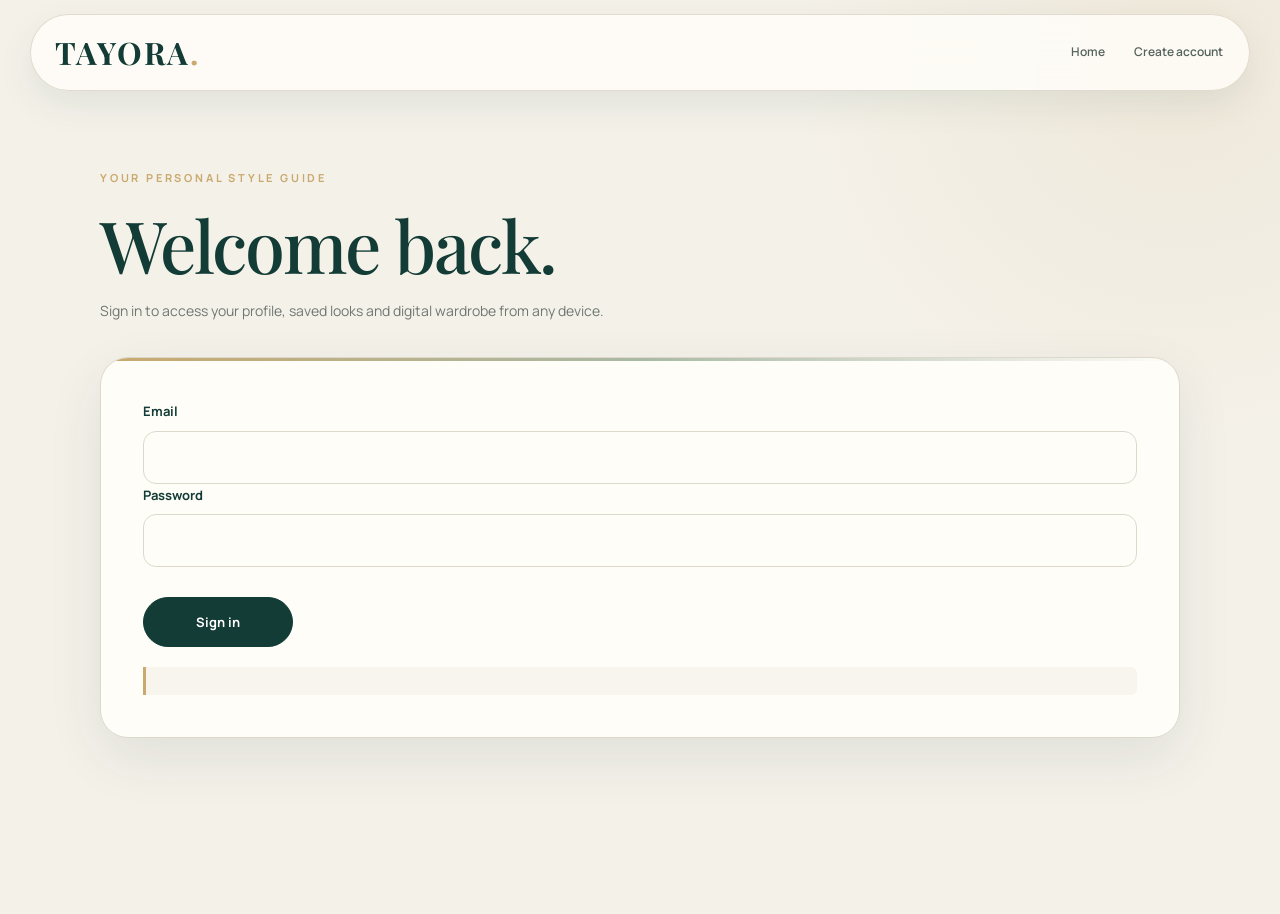
<file: frontend/pages/login.html>
<!doctype html>
<html lang="en">
<head>
    <meta charset="utf-8">
    <meta name="viewport" content="width=device-width, initial-scale=1">
    <title>Sign in — TAYORA</title>
    <link rel="stylesheet" href="../css/style.css">
</head>
<body>
    <header class="site-header">
        <a class="brand" href="../index.html">TAYORA<span>.</span></a>
        <nav><a href="../index.html">Home</a><a href="register.html">Create account</a></nav>
    </header>
    <main class="page-wrap">
        <p class="eyebrow">YOUR PERSONAL STYLE GUIDE</p>
        <h1>Welcome back.</h1>
        <p class="page-intro">Sign in to access your profile, saved looks and digital wardrobe from any device.</p>
        <section class="panel">
            <form id="login-form">
                <div class="field">
                    <label for="login-email">Email</label>
                    <input id="login-email" type="email" autocomplete="email" required>
                </div>
                <div class="field">
                    <label for="login-password">Password</label>
                    <input id="login-password" type="password" autocomplete="current-password" minlength="8" required>
                </div>
                <p class="form-actions"><button class="button" type="submit">Sign in</button></p>
                <p id="login-status" class="notice" role="status" aria-live="polite"></p>
            </form>
        </section>
    </main>
    <script src="../js/config.js"></script>
    <script src="../js/auth.js"></script>
    <script>
        const loginForm = document.getElementById("login-form");
        const loginStatus = document.getElementById("login-status");
        loginForm.addEventListener("submit", async (event) => {
            event.preventDefault();
            loginStatus.textContent = "Signing in...";
            try {
                const response = await window.TAYORA_AUTH.apiFetch("/auth/login", {
                    method: "POST",
                    headers: { "Content-Type": "application/json" },
                    body: JSON.stringify({
                        email: document.getElementById("login-email").value,
                        password: document.getElementById("login-password").value
                    })
                });
                const result = await response.json();
                if (!response.ok) throw new Error(result.detail || "Sign in failed.");
                window.TAYORA_AUTH.setSession(result);
                const requestedPage = new URLSearchParams(window.location.search).get("next");
                const safePage = requestedPage && /^[a-z0-9_-]+\.html(?:\?.*)?$/i.test(requestedPage)
                    ? requestedPage
                    : "dashboard.html";
                window.location.href = safePage;
            } catch (error) {
                loginStatus.textContent = error.message;
            }
        });
    </script>
</body>
</html>
</file>
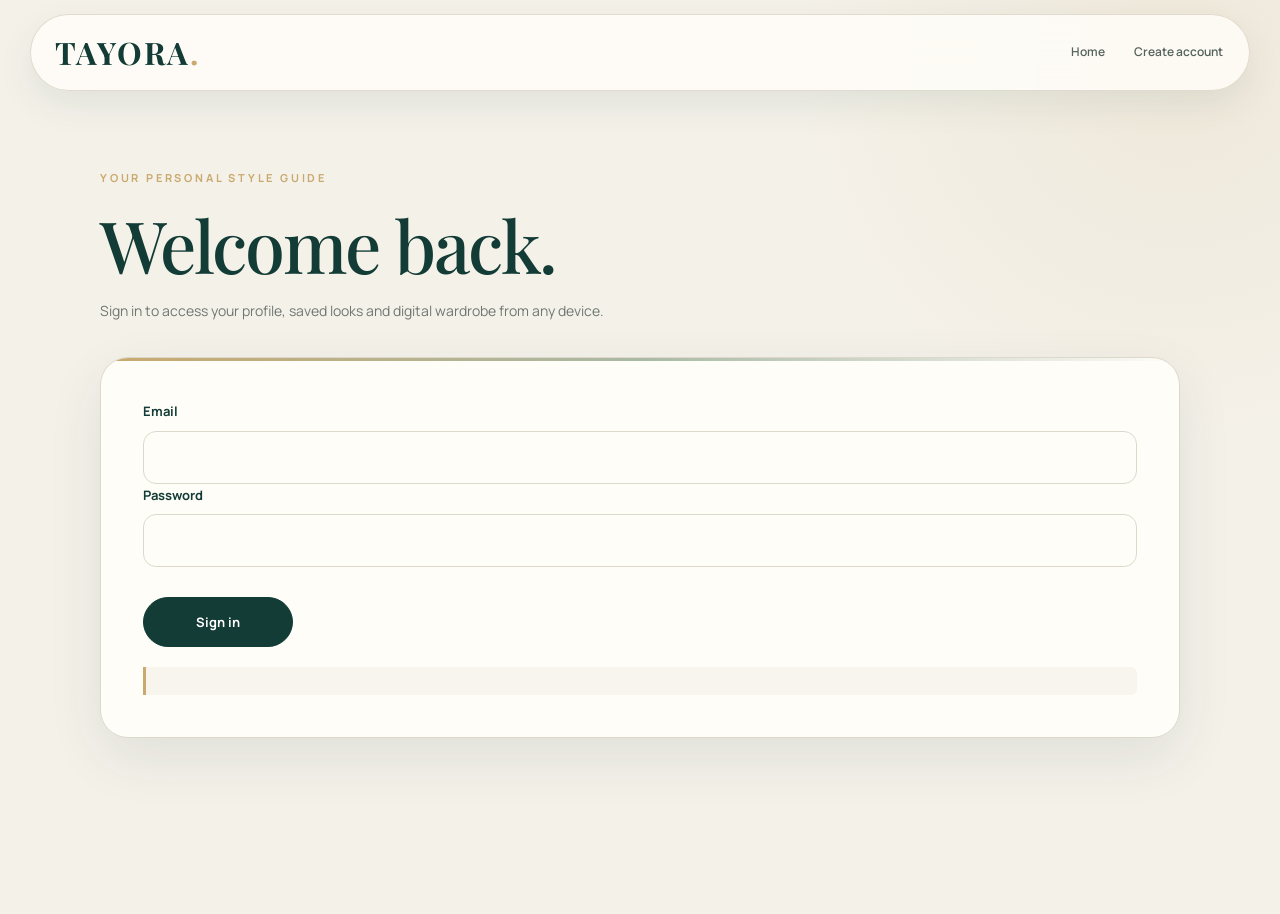
<file: frontend/pages/products.html>
<!doctype html>
<html lang="en">

<head>
    <meta charset="utf-8">
    <meta name="viewport" content="width=device-width, initial-scale=1">
    <title>Products — TAYORA</title>
    <link rel="stylesheet" href="../css/style.css">
    <script src="../js/auth-guard.js"></script>
</head>

<body>
    <header class="site-header">
        <a class="brand" href="../index.html">TAYORA<span>.</span></a>
        <nav>
            <a href="dashboard.html">Dashboard</a>
            <a href="skin-care.html">Skin care</a>
            <a href="hair-care.html">Hair care</a>
        </nav>
    </header>

    <main class="page-wrap">
        <p class="eyebrow">PERSONALIZED PRODUCT DISCOVERY</p>
        <h1>Find your routine essentials.</h1>
        <p class="page-intro">
            Explore starter product suggestions based on your grooming needs and budget.
        </p>

        <section class="panel">
            <h2>Your recommendations</h2>
            <p id="profileMessage" class="notice">
                Checking your saved preferences...
            </p>

            <div class="form-group">
                <label for="category">Product category</label>
                <select id="category">
                    <option value="all">All products</option>
                    <option value="skin">Skin care</option>
                    <option value="hair">Hair care</option>
                </select>
            </div>

            <div class="form-group">
                <label for="budget">Maximum budget per product</label>
                <select id="budget">
                    <option value="all">Any budget</option>
                    <option value="300">Up to ₹300</option>
                    <option value="500">Up to ₹500</option>
                    <option value="1000">Up to ₹1,000</option>
                </select>
            </div>
        </section>

        <section id="productList" class="product-grid" aria-live="polite"></section>

        <p class="notice">
            These are illustrative product types and estimated price ranges. Links open an
            official product page or retailer search results; prices, ingredients and
            availability can change. Always check the label and suitability before buying.
        </p>
    </main>

    <script src="../js/products.js"></script>
</body>

</html>
</file>
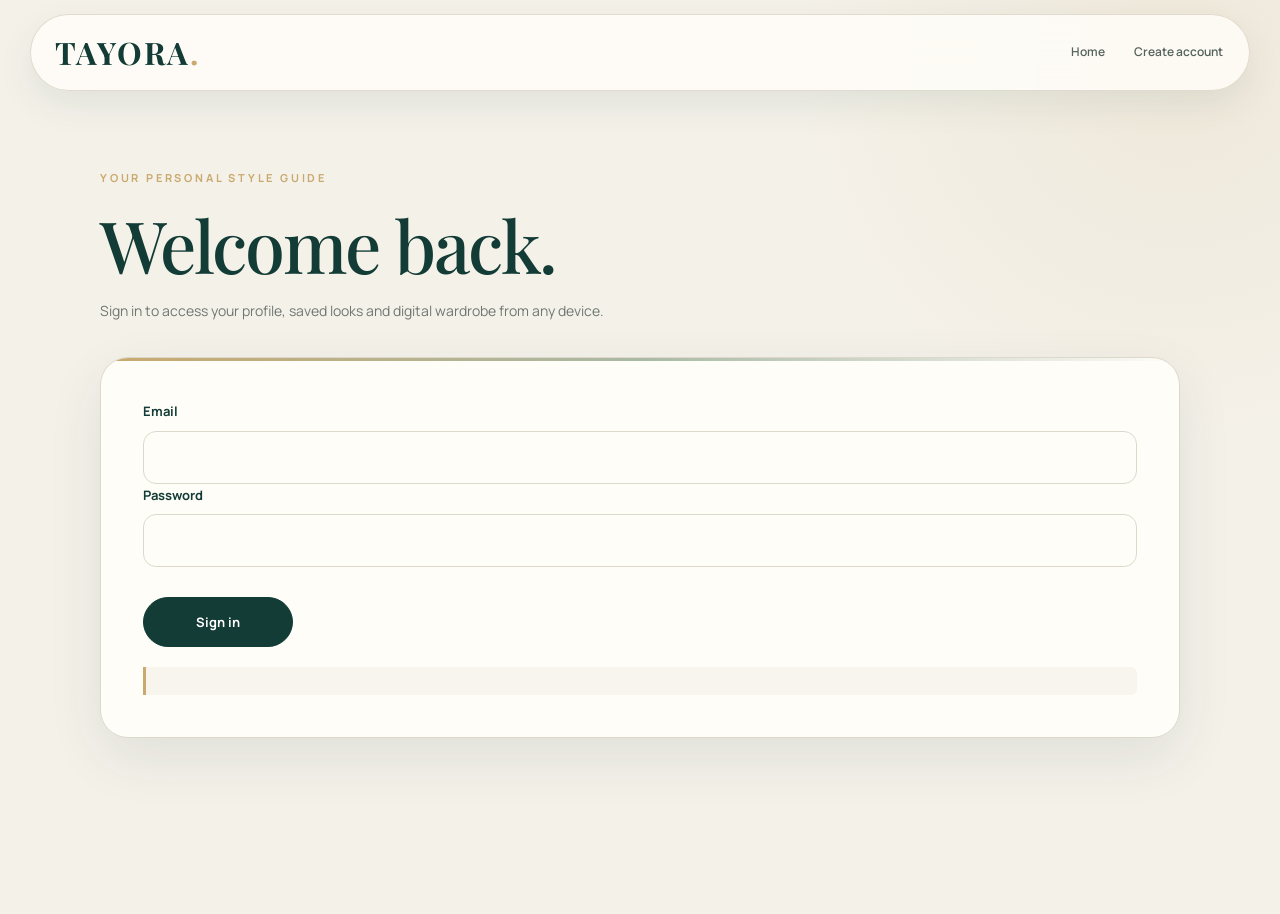
<file: frontend/pages/profile.html>
<!doctype html>
<html lang="en">
<head>
    <meta charset="utf-8">
    <meta name="viewport" content="width=device-width,initial-scale=1">
    <title>My Profile — TAYORA</title>
    <link rel="stylesheet" href="../css/style.css">
    <script src="../js/auth-guard.js"></script>
</head>
<body>

<header class="site-header">
    <a class="brand" href="../index.html">TAYORA<span>.</span></a>
    <nav>
        <a href="dashboard.html">Dashboard</a>
        <a href="../index.html" data-logout>Sign out</a>
    </nav>
</header>

<main class="page-wrap">
    <p class="eyebrow">LET'S MAKE IT PERSONAL</p>
    <h1>My profile</h1>
    <p class="page-intro">Update your grooming and style preferences. Signed-in users can access them from any device.</p>

    <form class="panel" id="profile-form">
        <div class="form-grid">

            <div class="field">
                <label for="age">Age (optional)</label>
                <input id="age" type="number" min="13" max="120" placeholder="Optional">
            </div>

            <div class="field">
                <label for="gender">Gender</label>
                <select id="gender">
                    <option>Prefer not to say</option>
                    <option>Woman</option>
                    <option>Man</option>
                    <option>Non-binary</option>
                    <option>Other</option>
                </select>
            </div>

            <div class="field">
                <label for="skin">Skin type</label>
                <select id="skin">
                    <option>Not sure</option>
                    <option>Dry</option>
                    <option>Oily</option>
                    <option>Combination</option>
                    <option>Normal</option>
                    <option>Sensitive</option>
                </select>
            </div>

            <div class="field">
                <label for="hair">Hair type</label>
                <select id="hair">
                    <option>Not sure</option>
                    <option>Straight</option>
                    <option>Wavy</option>
                    <option>Curly</option>
                    <option>Coily</option>
                </select>
            </div>

            <div class="field">
                <label for="face">Face shape</label>
                <select id="face">
                    <option>Not sure</option>
                    <option>Uncertain</option>
                    <option>Oval</option>
                    <option>Round</option>
                    <option>Square</option>
                    <option>Heart</option>
                    <option>Rectangular</option>
                    <option>Diamond</option>
                </select>
            </div>

            <div class="field">
                <label for="budget">Monthly budget (₹)</label>
                <input id="budget" type="number" min="0" placeholder="1500">
            </div>

            <div class="field">
                <label for="concerns">Skin or hair concerns</label>
                <input id="concerns" placeholder="Dryness, frizz...">
            </div>

            <div class="field">
                <label for="style">Clothing preference</label>
                <select id="style">
                    <option>Casual</option>
                    <option>Minimal</option>
                    <option>Streetwear</option>
                    <option>Formal</option>
                    <option>Traditional</option>
                    <option>Experimental</option>
                </select>
            </div>

        </div>

        <div class="form-actions">
            <button class="button" type="submit">Save Profile</button>
        </div>

        <p class="notice">
            Your preferences are saved locally; when signed in, they are also synced to your account.
        </p>
    </form>
</main>

<script src="../js/config.js"></script>
<script src="../js/auth.js"></script>
<script src="../js/app.js"></script>

</body>
</html>
</file>
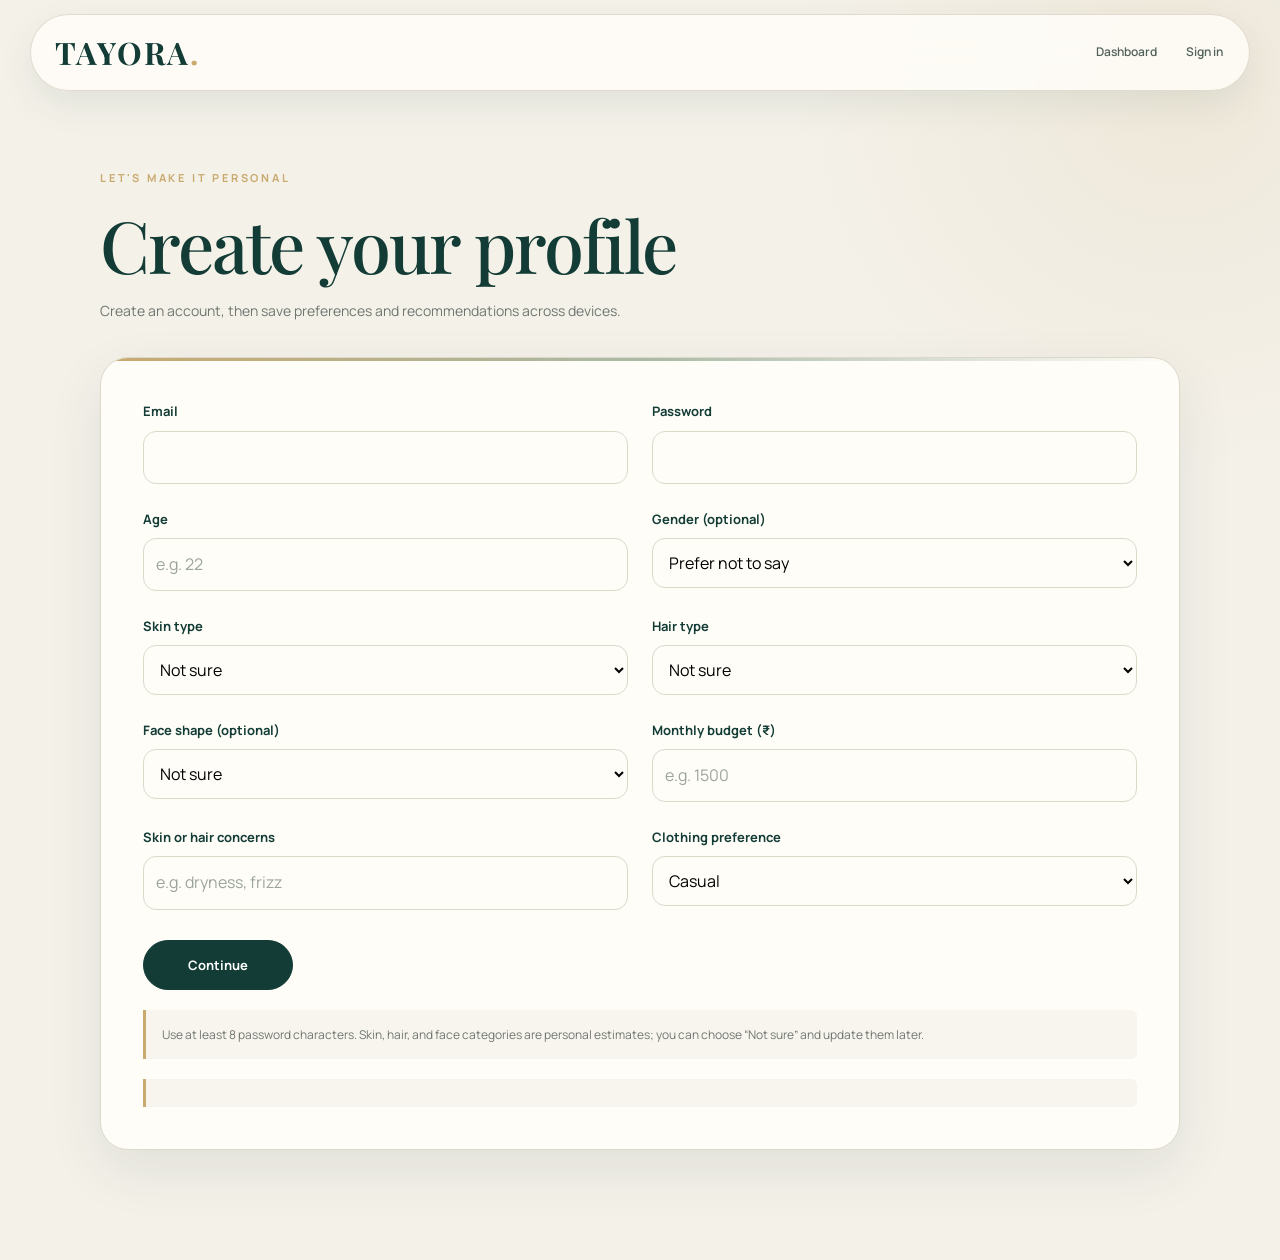
<file: frontend/pages/register.html>
<!doctype html>
<html lang="en">

<head>
    <meta charset="utf-8">
    <meta name="viewport" content="width=device-width,initial-scale=1">
    <title>Create profile — TAYORA</title>
    <link rel="stylesheet" href="../css/style.css">
</head>

<body>
    <header class="site-header"><a class="brand" href="../index.html">TAYORA<span>.</span></a>
        <nav><a href="dashboard.html">Dashboard</a><a href="login.html">Sign in</a></nav>
    </header>
    <main class="page-wrap">
        <p class="eyebrow">LET'S MAKE IT PERSONAL</p>
        <h1>Create your profile</h1>
        <p class="page-intro">Create an account, then save preferences and recommendations across devices.</p>
        <form class="panel" id="profile-form" data-redirect="dashboard.html">
            <div class="form-grid">
                <div class="field"><label for="account-email">Email</label><input id="account-email" type="email" autocomplete="email" required></div>
                <div class="field"><label for="account-password">Password</label><input id="account-password" type="password" autocomplete="new-password" minlength="8" required></div>
                <div class="field"><label for="age">Age</label><input id="age" type="number" min="13" max="120"
                        placeholder="e.g. 22"></div>
                <div class="field"><label for="gender">Gender (optional)</label><select id="gender">
                        <option value="">Prefer not to say</option>
                        <option>Woman</option>
                        <option>Man</option>
                        <option>Non-binary</option>
                        <option>Other</option>
                    </select></div>
                <div class="field"><label for="skin">Skin type</label><select id="skin">
                        <option>Not sure</option>
                        <option>Dry</option>
                        <option>Oily</option>
                        <option>Combination</option>
                        <option>Normal</option>
                        <option>Sensitive</option>
                    </select></div>
                <div class="field"><label for="hair">Hair type</label><select id="hair">
                        <option>Not sure</option>
                        <option>Straight</option>
                        <option>Wavy</option>
                        <option>Curly</option>
                        <option>Coily</option>
                    </select></div>
                <div class="field"><label for="face">Face shape (optional)</label><select id="face">
                        <option>Not sure</option>
                        <option>Uncertain</option>
                        <option>Oval</option>
                        <option>Round</option>
                        <option>Square</option>
                        <option>Heart</option>
                        <option>Rectangular</option>
                        <option>Diamond</option>
                    </select></div>
                <div class="field"><label for="budget">Monthly budget (₹)</label><input id="budget" type="number"
                        min="0" placeholder="e.g. 1500"></div>
                <div class="field"><label for="concerns">Skin or hair concerns</label><input id="concerns"
                        placeholder="e.g. dryness, frizz"></div>
                <div class="field"><label for="style">Clothing preference</label><select id="style">
                        <option>Casual</option>
                        <option>Minimal</option>
                        <option>Streetwear</option>
                        <option>Formal</option>
                        <option>Traditional</option>
                        <option>Experimental</option>
                    </select></div>
            </div>
            <p class="form-actions">
    <button class="button" type="submit">
        Continue
    </button>
</p>

<p id="success-message" class="notice" hidden>
    Your profile has been saved successfully!
    <a href="profile.html">View My Profile</a>
</p>
            <p class="notice">Use at least 8 password characters. Skin, hair, and face categories are personal estimates; you can choose “Not sure” and update them later.</p>
        </form>
    </main>
    <script src="../js/config.js"></script>
    <script src="../js/auth.js"></script>
    <script src="../js/app.js"></script>
</body>
</html>
</file>
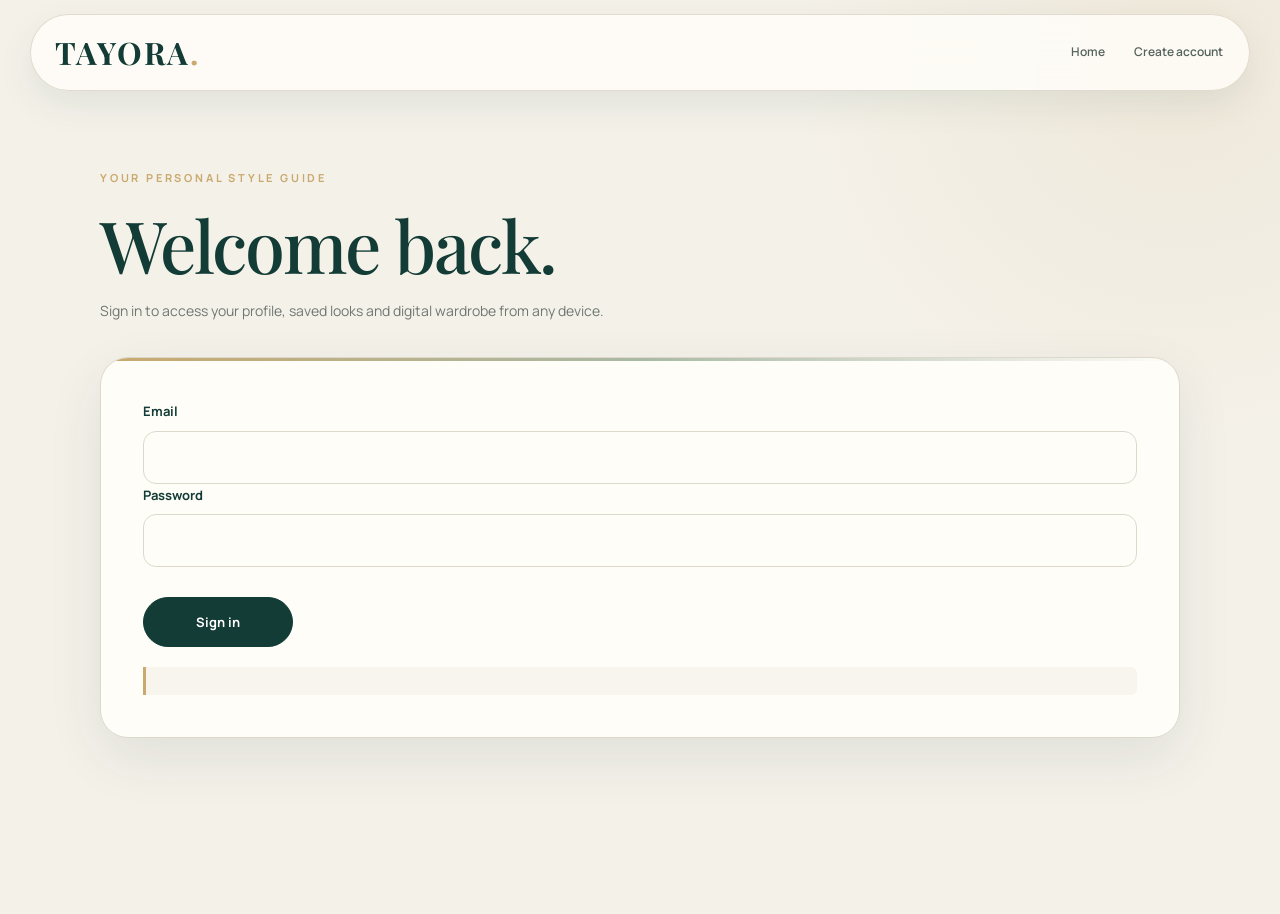
<file: frontend/pages/skin-care.html>
<!DOCTYPE html>
<html lang="en">
<head>
    <meta charset="UTF-8">
    <meta name="viewport" content="width=device-width, initial-scale=1.0">
    <title>Skin Care Assessment | TAYORA</title>
    <link rel="stylesheet" href="../css/style.css">
    <script src="../js/auth-guard.js"></script>
    <script src="../js/auth.js"></script>
</head>
<body>
    <header class="site-header">
        <a class="brand" href="../index.html">TAYORA<span>.</span></a>
        <nav>
            <a href="dashboard.html">Dashboard</a>
            <a href="profile.html">My profile</a>
            <a href="products.html">Products</a>
            <a href="../index.html" data-logout>Sign out</a>
        </nav>
    </header>
    <main class="panel">
        <p class="eyebrow">YOUR PERSONAL GROOMING PROFILE</p>
        <h1>Skin Care Assessment</h1>
        <p>Tell us about your skin and preferences to get started.</p>

        <form id="skinForm">
            <label for="skinType">What is your skin type?</label>
            <select id="skinType" required>
                <option value="">Choose an option</option>
                <option value="oily">Oily</option>
                <option value="dry">Dry</option>
                <option value="normal">Normal</option>
                <option value="combination">Combination</option>
                <option value="unsure">Not sure</option>
            </select>

            <label for="concerns">Main skin concerns</label>
            <select id="concerns">
                <option value="none">No specific concern</option>
                <option value="dryness">Dryness</option>
                <option value="oiliness">Excess oil</option>
                <option value="sensitivity">Sensitivity</option>
                <option value="acne">Acne-prone skin</option>
            </select>

            <label for="budget">Monthly budget (₹)</label>
            <input id="budget" type="number" min="0" max="100000"
                   placeholder="e.g. 1500" required>

            <button class="button" type="submit">Get Suggestions</button>
        </form>

        <section id="results" aria-live="polite"></section>
        <p><a href="dashboard.html">Back to dashboard</a></p>
    </main>

    <script src="../js/assessment.js"></script>
</body>
</html>
</file>
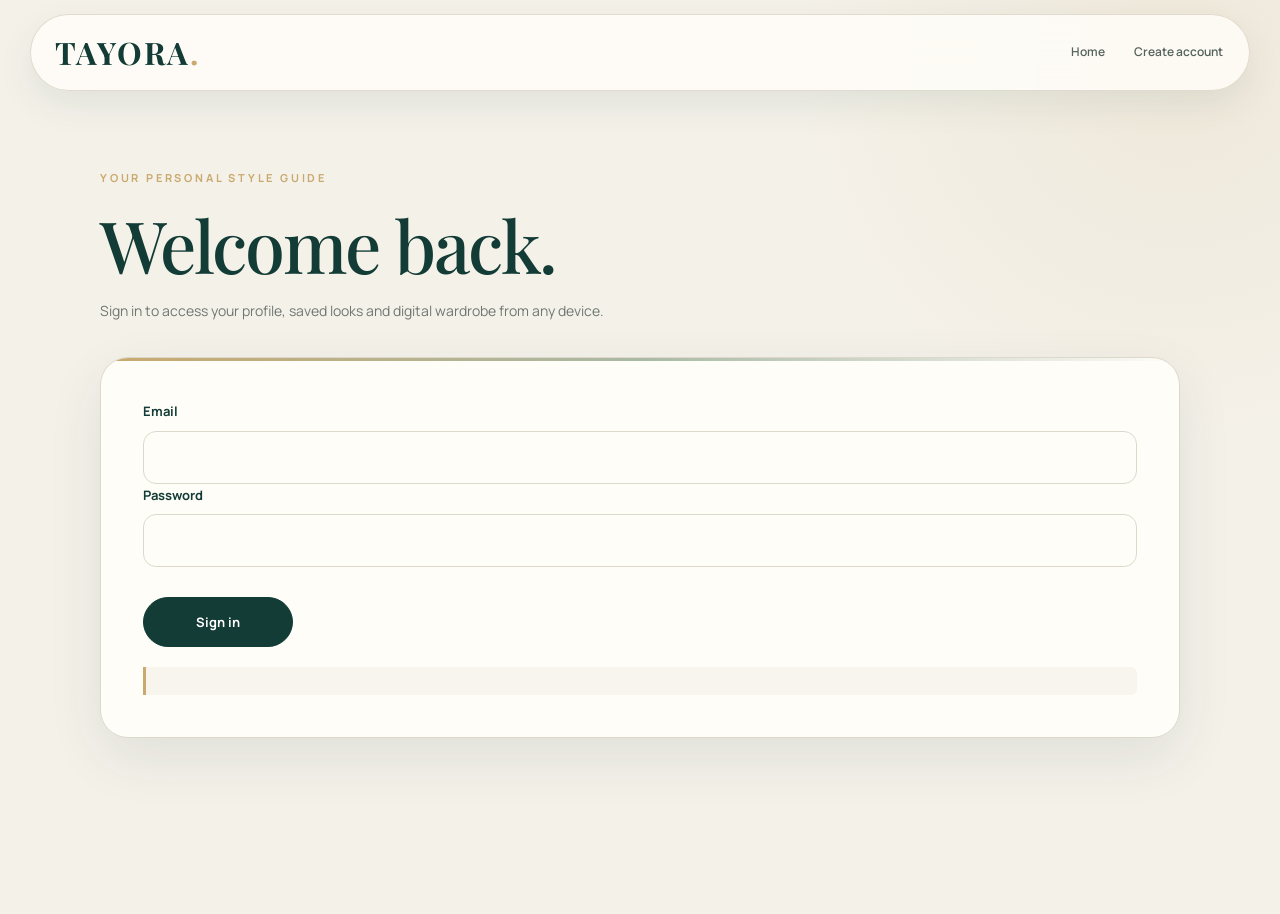
<file: frontend/pages/wardrobe.html>
<!doctype html>
<html lang="en">
<head>
    <meta charset="utf-8">
    <meta name="viewport" content="width=device-width, initial-scale=1">
    <title>My Wardrobe — TAYORA</title>
    <link rel="stylesheet" href="../css/style.css">
    <script src="../js/auth-guard.js"></script>
</head>
<body>
    <header class="site-header">
        <a class="brand" href="../index.html">TAYORA<span>.</span></a>
        <nav>
            <a href="dashboard.html">Dashboard</a>
            <a href="fashion.html">Fashion</a>
            <a href="products.html">Products</a>
            <a href="../index.html" data-logout>Sign out</a>
        </nav>
    </header>

    <main class="page-wrap">
        <p class="eyebrow">YOUR DIGITAL WARDROBE</p>
        <h1>Keep track of what you own.</h1>
        <p class="page-intro">Add clothing items manually and use them as a reference when planning outfits. These tags stay in this browser and no clothing photo is uploaded.</p>

        <section class="panel">
            <h2>Add an item</h2>
            <form id="wardrobe-form">
                <div class="form-grid">
                    <div class="field">
                        <label for="itemName">Item name</label>
                        <input id="itemName" type="text" maxlength="60" placeholder="e.g. White Oxford shirt" required>
                    </div>
                    <div class="field">
                        <label for="itemCategory">Category</label>
                        <select id="itemCategory">
                            <option value="top">Top</option>
                            <option value="bottom">Bottom</option>
                            <option value="outerwear">Outerwear</option>
                            <option value="footwear">Footwear</option>
                            <option value="accessory">Accessory</option>
                        </select>
                    </div>
                    <div class="field">
                        <label for="itemColour">Colour</label>
                        <select id="itemColour">
                            <option value="black">Black</option>
                            <option value="white">White</option>
                            <option value="blue">Blue</option>
                            <option value="beige">Beige</option>
                            <option value="green">Green</option>
                            <option value="other">Other</option>
                        </select>
                    </div>
                    <div class="field">
                        <label for="itemOccasion">Best for</label>
                        <select id="itemOccasion">
                            <option value="everyday">Everyday</option>
                            <option value="college">College</option>
                            <option value="formal">Formal</option>
                            <option value="party">Party</option>
                            <option value="traditional">Traditional</option>
                        </select>
                    </div>
                </div>
                <button class="button" type="submit">Add to wardrobe</button>
            </form>
            <p id="wardrobe-status" class="notice" role="status" aria-live="polite">No items added yet.</p>
        </section>

        <section class="panel">
            <h2>My items</h2>
            <div id="wardrobe-list" class="cards"></div>
        </section>
    </main>
    <script src="../js/config.js"></script>
    <script src="../js/auth.js"></script>
    <script src="../js/wardrobe.js"></script>
</body>
</html>
</file>
<file: frontend/css/style.css>
@import url('https://fonts.googleapis.com/css2?family=Manrope:wght@400;500;600;700;800&family=Playfair+Display:ital,wght@0,500;0,600;0,700;1,500;1,600&display=swap');

:root {
  --cream: #f8f5ee;
  --white: #fffdf8;
  --green: #123c35;
  --green-deep: #0b2925;
  --green-light: #1d5148;
  --gold: #c9a96e;
  --sage: #a9b9a5;
  --text: #20302c;
  --muted: #6f7770;
  --border: #ded8ca;
  --radius: 20px;
  --shadow: 0 15px 45px rgba(18, 60, 53, 0.1);
}

* {
  box-sizing: border-box;
  margin: 0;
  padding: 0;
}

html {
  scroll-behavior: smooth;
}

body {
  background: var(--cream);
  color: var(--text);
  font-family: 'Manrope', sans-serif;
  line-height: 1.7;
}

a {
  color: inherit;
  text-decoration: none;
}

.site-header {
  min-height: 86px;
  padding: 20px 7%;
  display: flex;
  justify-content: space-between;
  align-items: center;
  gap: 24px;
  border-bottom: 1px solid var(--border);
  background: rgba(247, 244, 236, 0.95);
}

.brand {
  color: var(--green);
  font-family: 'Playfair Display', serif;
  font-size: 31px;
  font-weight: 700;
  letter-spacing: 2px;
  white-space: nowrap;
}

.brand span {
  color: var(--gold);
}

.site-header nav {
  display: flex;
  align-items: center;
  justify-content: flex-end;
  flex-wrap: wrap;
  gap: 28px;
}

.site-header nav a {
  font-size: 13px;
  font-weight: 600;
  transition: color 0.2s ease;
}

.site-header nav a:hover {
  color: var(--gold);
}

.site-header nav .nav-cta {
  background: var(--green);
  color: white;
  padding: 12px 22px;
  border-radius: 5px;
}

.site-header nav .nav-cta:hover {
  background: var(--green-light);
  color: white;
}

.hero {
  display: grid;
  grid-template-columns: 1.05fr 0.95fr;
  align-items: center;
  gap: 7%;
  padding: 95px 9% 105px;
  min-height: 590px;
}

.hero-copy {
  max-width: 580px;
}

.eyebrow {
  color: var(--gold);
  font-size: 11px;
  font-weight: 700;
  letter-spacing: 2.8px;
  margin-bottom: 19px;
}

.hero h1 {
  color: var(--green);
  font-family: 'Playfair Display', serif;
  font-size: clamp(42px, 5vw, 68px);
  font-weight: 500;
  line-height: 1.13;
  letter-spacing: -1.5px;
}

.hero h1 em {
  color: var(--gold);
  font-weight: 500;
}

.hero-text {
  color: var(--muted);
  font-size: 15px;
  line-height: 1.9;
  max-width: 470px;
  margin: 25px 0 30px;
}

.hero-actions {
  display: flex;
  align-items: center;
  flex-wrap: wrap;
  gap: 25px;
}

.button {
  display: inline-flex;
  align-items: center;
  justify-content: center;
  padding: 15px 25px;
  background: var(--green);
  color: white;
  border: 1px solid var(--green);
  border-radius: 5px;
  font-size: 13px;
  font-weight: 700;
  transition: transform 0.2s ease, background 0.2s ease;
}

.button:hover {
  background: var(--green-light);
  transform: translateY(-2px);
}

.button-small {
  padding: 9px 13px;
  font-size: 11px;
}

.inline-actions {
  display: flex;
  align-items: center;
  flex-wrap: wrap;
  gap: 12px;
  margin-top: 14px;
}

.text-button {
  padding: 7px 0;
  border: 0;
  background: transparent;
  color: var(--green);
  cursor: pointer;
  font: inherit;
  font-size: 12px;
  font-weight: 700;
}

.text-button:hover {
  color: var(--gold);
  text-decoration: underline;
}

.text-button:disabled,
.button:disabled {
  cursor: default;
  opacity: 0.65;
  transform: none;
}

.text-link {
  color: var(--green);
  font-size: 13px;
  font-weight: 700;
}

.text-link:hover {
  color: var(--gold);
}

.hero-card {
  min-height: 390px;
  position: relative;
  overflow: hidden;
  display: flex;
  align-items: flex-end;
  justify-content: center;
  padding: 30px;
  border-radius: 180px 180px 16px 16px;
  background:
    radial-gradient(ellipse at 50% 32%, rgba(218, 190, 137, 0.7), transparent 34%),
    radial-gradient(ellipse at 50% 45%, #547362 0%, var(--green-light) 43%, var(--green-deep) 75%);
  box-shadow: var(--shadow);
}

.hero-card::before {
  content: '';
  position: absolute;
  width: 220px;
  height: 310px;
  top: 35px;
  left: 50%;
  transform: translateX(-50%);
  border: 1px solid rgba(255, 255, 255, 0.22);
  border-radius: 110px 110px 25px 25px;
}

.hero-card::after {
  content: 'T';
  position: absolute;
  top: 43%;
  left: 50%;
  transform: translate(-50%, -50%);
  color: rgba(255, 255, 255, 0.14);
  font-family: 'Playfair Display', serif;
  font-size: 190px;
  line-height: 1;
}

.orb {
  position: absolute;
  border-radius: 50%;
  filter: blur(1px);
}

.orb-one {
  width: 160px;
  height: 160px;
  background: rgba(221, 191, 133, 0.17);
  top: 25px;
  right: 10%;
}

.orb-two {
  width: 110px;
  height: 110px;
  background: rgba(255, 255, 255, 0.07);
  bottom: 70px;
  left: 9%;
}

.profile-note {
  position: relative;
  z-index: 2;
  display: flex;
  align-items: center;
  gap: 13px;
  width: 100%;
  padding: 17px 19px;
  border: 1px solid rgba(255, 255, 255, 0.3);
  border-radius: 12px;
  background: rgba(255, 253, 248, 0.96);
  box-shadow: 0 10px 35px rgba(0, 0, 0, 0.12);
}

.note-icon {
  display: grid;
  place-items: center;
  width: 39px;
  height: 39px;
  flex-shrink: 0;
  border-radius: 50%;
  background: #f0e7d5;
  color: var(--gold);
  font-size: 20px;
}

.profile-note strong,
.profile-note small {
  display: block;
}

.profile-note strong {
  color: var(--green);
  font-size: 13px;
}

.profile-note small {
  color: var(--muted);
  font-size: 11px;
}

.hero-tag {
  position: absolute;
  top: 28px;
  left: 50%;
  transform: translateX(-50%);
  z-index: 1;
  color: rgba(255, 255, 255, 0.85);
  font-size: 9px;
  letter-spacing: 3px;
  white-space: nowrap;
}

.section {
  padding: 85px 9%;
  background: var(--white);
}

.section h2,
.bottom-cta h2 {
  color: var(--green);
  font-family: 'Playfair Display', serif;
  font-size: clamp(30px, 3.5vw, 43px);
  font-weight: 500;
  line-height: 1.25;
}

.feature-grid {
  display: grid;
  grid-template-columns: repeat(4, minmax(0, 1fr));
  gap: 20px;
  margin-top: 42px;
}

.feature {
  display: flex;
  flex-direction: column;
  align-items: flex-start;
  min-height: 260px;
  padding: 26px 23px;
  border: 1px solid var(--border);
  border-radius: var(--radius);
  background: var(--white);
  transition: transform 0.25s ease, box-shadow 0.25s ease,
    border-color 0.25s ease;
}

.feature:hover {
  transform: translateY(-6px);
  box-shadow: var(--shadow);
  border-color: var(--gold);
}

.feature > span {
  color: var(--gold);
  font-size: 12px;
  font-weight: 700;
  letter-spacing: 1px;
}

.feature h3 {
  color: var(--green);
  font-family: 'Playfair Display', serif;
  font-size: 23px;
  font-weight: 500;
  margin: 21px 0 10px;
}

.feature p {
  color: var(--muted);
  font-size: 13px;
  line-height: 1.8;
  margin-bottom: 20px;
}

.feature b {
  margin-top: auto;
  color: var(--green);
  font-size: 12px;
}

.bottom-cta {
  display: flex;
  align-items: center;
  justify-content: space-between;
  gap: 35px;
  margin: 70px 9%;
  padding: 48px;
  border-radius: var(--radius);
  background: var(--green);
}

.bottom-cta .eyebrow {
  color: var(--sage);
}

.bottom-cta h2 {
  max-width: 500px;
  color: var(--white);
}

.button-light {
  flex-shrink: 0;
  background: var(--white);
  color: var(--green);
  border-color: var(--white);
}

.button-light:hover {
  background: #f0e7d5;
  color: var(--green);
}

footer {
  display: flex;
  align-items: center;
  justify-content: space-between;
  gap: 20px;
  padding: 28px 9%;
  border-top: 1px solid var(--border);
}

footer .brand {
  font-size: 24px;
}

footer p {
  color: var(--muted);
  font-size: 12px;
}

/* Tablet screens */
@media (max-width: 1000px) {
  .site-header {
    padding: 20px 5%;
  }

  .site-header nav {
    gap: 15px;
  }

  .hero {
    padding: 75px 6%;
    gap: 5%;
  }

  .hero-card {
    min-height: 340px;
  }

  .section {
    padding: 70px 6%;
  }

  .feature-grid {
    grid-template-columns: repeat(2, minmax(0, 1fr));
  }

  .bottom-cta {
    margin: 55px 6%;
  }
}

/* Mobile screens */
@media (max-width: 650px) {
  .site-header {
    flex-direction: column;
    align-items: flex-start;
    padding: 18px 6%;
    gap: 13px;
  }

  .brand {
    font-size: 28px;
  }

  .site-header nav {
    width: 100%;
    justify-content: flex-start;
    gap: 10px 18px;
  }

  .site-header nav a {
    font-size: 12px;
  }

  .site-header nav .nav-cta {
    padding: 8px 13px;
  }

  .hero {
    grid-template-columns: 1fr;
    padding: 65px 6%;
    gap: 40px;
  }

  .hero h1 {
    font-size: clamp(42px, 11vw, 58px);
  }

  .hero-card {
    min-height: 330px;
    max-width: 430px;
    width: 100%;
    margin: 0 auto;
  }

  .hero-actions {
    gap: 18px;
  }

  .button {
    padding: 13px 17px;
  }

  .section {
    padding: 60px 6%;
  }

  .feature-grid {
    grid-template-columns: 1fr;
    gap: 14px;
    margin-top: 30px;
  }

  .feature {
    min-height: 220px;
  }

  .bottom-cta {
    flex-direction: column;
    align-items: flex-start;
    margin: 35px 6%;
    padding: 30px 24px;
  }

  footer {
    flex-direction: column;
    align-items: flex-start;
    padding: 25px 6%;
  }
}

@media (prefers-reduced-motion: reduce) {
  *,
  *::before,
  *::after {
    scroll-behavior: auto !important;
    transition: none !important;
  }
}

/* Framer-inspired home experience. Scoped to the landing page so the app's
   existing assessment screens keep their established layout. */
.home-page {
  background: #f4f1e9;
  overflow-x: hidden;
}

.home-page .home-header {
  position: sticky;
  top: 16px;
  z-index: 20;
  width: min(1180px, calc(100% - 48px));
  min-height: 66px;
  margin: 16px auto 0;
  padding: 12px 14px 12px 24px;
  border: 1px solid rgba(222, 216, 202, 0.82);
  border-radius: 999px;
  background: rgba(255, 253, 248, 0.82);
  box-shadow: 0 14px 36px rgba(18, 60, 53, 0.08);
  backdrop-filter: blur(18px);
}

.home-page .home-header nav {
  gap: 8px;
}

.home-page .home-header nav a {
  padding: 9px 13px;
  border-radius: 999px;
  color: #53625b;
  font-size: 12px;
  transition: color .25s ease, background .25s ease, transform .25s ease;
}

.home-page .home-header nav a:hover {
  color: var(--green);
  background: #f0ece2;
  transform: translateY(-1px);
}

.home-page .home-header nav .nav-cta {
  padding: 11px 19px;
  color: var(--white);
  background: var(--green);
}

.home-page .home-header nav .nav-cta:hover {
  color: var(--white);
  background: var(--green-light);
}

.home-page .home-hero {
  width: min(1240px, 100%);
  min-height: min(770px, calc(100vh - 34px));
  margin: 0 auto;
  padding: 94px 5% 110px;
  grid-template-columns: minmax(0, 1fr) minmax(360px, .82fr);
  gap: clamp(45px, 8vw, 120px);
}

.home-page .home-hero .hero-copy {
  max-width: 620px;
}

.home-page .home-hero h1 {
  font-size: clamp(48px, 6.6vw, 88px);
  letter-spacing: -3px;
  line-height: 1.02;
}

.home-page .home-hero h1 em {
  color: var(--green-light);
}

.home-page .home-hero .hero-text {
  max-width: 510px;
  margin: 30px 0 34px;
  font-size: 15px;
}

.home-page .home-hero .button {
  gap: 15px;
  min-height: 52px;
  padding: 15px 21px;
  border-radius: 999px;
}

.home-page .home-hero .button span,
.home-page .bottom-cta .button span {
  font-size: 18px;
  line-height: 1;
}

.home-page .home-hero .text-link {
  display: inline-flex;
  align-items: center;
  gap: 9px;
  padding: 12px 0;
}

.home-page .home-hero .text-link span {
  font-size: 17px;
  transition: transform .25s ease;
}

.home-page .home-hero .text-link:hover span {
  transform: translateY(3px);
}

.hero-proof {
  display: flex;
  flex-wrap: wrap;
  gap: 12px 23px;
  margin-top: 62px;
  color: var(--muted);
  font-size: 11px;
}

.hero-proof span {
  display: inline-flex;
  align-items: center;
  gap: 8px;
}

.hero-proof b {
  color: var(--gold);
  font-size: 10px;
  letter-spacing: 1px;
}

.home-page .hero-visual {
  min-height: 490px;
  border-radius: 32px;
  background:
    radial-gradient(ellipse at 50% 29%, rgba(215, 188, 131, .7), transparent 30%),
    radial-gradient(ellipse at 50% 53%, #547d70 0%, var(--green-light) 40%, var(--green-deep) 78%);
  isolation: isolate;
}

.home-page .hero-visual::before {
  width: 64%;
  height: 74%;
  top: 11%;
  border-radius: 28px;
  border-color: rgba(255, 255, 255, .24);
}

.home-page .hero-visual::after {
  content: 'TAYORA.';
  top: 43%;
  z-index: 2;
  font-family: 'Playfair Display', serif;
  font-size: clamp(31px, 4.2vw, 49px);
  font-weight: 600;
  letter-spacing: 8px;
  color: rgba(255, 253, 248, .92);
  text-shadow: 0 4px 18px rgba(4, 28, 24, .32);
  opacity: 1;
}

.home-page .hero-tag {
  top: 27px;
  left: 26px;
  right: auto;
  transform: none;
  display: inline-flex;
  align-items: center;
  max-width: calc(100% - 52px);
  padding: 7px 11px;
  border: 1px solid rgba(255, 253, 248, .24);
  border-radius: 999px;
  background: rgba(255, 253, 248, .09);
  color: rgba(255, 253, 248, .92);
  font-size: 8px;
  letter-spacing: 2.2px;
  line-height: 1.2;
  overflow: hidden;
  text-overflow: ellipsis;
  white-space: nowrap;
}

.hero-outline {
  position: absolute;
  top: 18%;
  left: 50%;
  z-index: 1;
  width: 74%;
  height: 46%;
  border: 1px solid rgba(255,255,255,.13);
  border-radius: 50%;
  transform: translateX(-50%) rotate(-13deg);
}

.hero-scan-chip {
  position: absolute;
  top: 24%;
  left: 10%;
  z-index: 4;
  display: flex;
  align-items: center;
  gap: 8px;
  padding: 9px 12px;
  border: 1px solid rgba(255,255,255,.25);
  border-radius: 999px;
  background: rgba(11, 41, 37, .35);
  color: rgba(255,255,255,.9);
  font-size: 10px;
  backdrop-filter: blur(8px);
}

.scan-dot {
  width: 7px;
  height: 7px;
  border-radius: 50%;
  background: #d9bb7d;
  box-shadow: 0 0 0 4px rgba(217,187,125,.16);
}

.home-page .profile-note {
  align-items: center;
  padding: 16px 17px;
  border-radius: 18px;
}

.note-arrow {
  margin-left: auto;
  color: var(--gold);
  font-size: 18px;
}

.home-page .home-section {
  padding-top: 110px;
  padding-bottom: 120px;
}

.section-heading {
  display: flex;
  align-items: end;
  justify-content: space-between;
  gap: 35px;
}

.section-heading > p {
  max-width: 260px;
  margin-bottom: 5px;
  color: var(--muted);
  font-size: 13px;
  line-height: 1.7;
}

.home-page .feature-grid {
  grid-template-columns: repeat(4, minmax(0, 1fr));
  gap: 14px;
  margin-top: 52px;
}

.home-page .feature {
  position: relative;
  min-height: 310px;
  padding: 25px 23px 22px;
  border-radius: 22px;
  background: #fbfaf5;
  overflow: hidden;
}

.home-page .feature::after {
  content: '';
  position: absolute;
  right: -40px;
  bottom: -55px;
  width: 150px;
  height: 150px;
  border: 1px solid rgba(201, 169, 110, .28);
  border-radius: 50%;
  transition: transform .4s ease;
}

.home-page .feature:hover::after {
  transform: scale(1.3);
}

.home-page .feature h3 {
  font-size: 26px;
}

.home-page .feature b {
  display: inline-flex;
  gap: 7px;
  align-items: center;
}

.home-process {
  display: grid;
  grid-template-columns: .8fr 1.2fr;
  gap: clamp(50px, 9vw, 140px);
  padding: 125px 9%;
  background: #e7ece3;
}

.process-intro h2 {
  color: var(--green);
  font-family: 'Playfair Display', serif;
  font-size: clamp(34px, 4.5vw, 60px);
  font-weight: 500;
  line-height: 1.05;
  letter-spacing: -1.5px;
}

.process-intro h2 em {
  color: var(--green-light);
  font-weight: 500;
}

.process-intro > p:last-child {
  max-width: 340px;
  margin-top: 28px;
  color: var(--muted);
  font-size: 14px;
}

.process-list {
  border-top: 1px solid rgba(18,60,53,.22);
}

.process-item {
  display: grid;
  grid-template-columns: 55px 1fr;
  gap: 16px;
  padding: 25px 0;
  border-bottom: 1px solid rgba(18,60,53,.22);
}

.process-item > span {
  color: var(--gold);
  font-size: 11px;
  font-weight: 700;
  letter-spacing: 1px;
}

.process-item h3 {
  color: var(--green);
  font-family: 'Playfair Display', serif;
  font-size: 23px;
  font-weight: 500;
}

.process-item p {
  max-width: 450px;
  margin-top: 7px;
  color: var(--muted);
  font-size: 13px;
}

.home-page .bottom-cta {
  margin: 88px 9%;
  padding: 58px clamp(28px, 6vw, 72px);
  border-radius: 28px;
  background: var(--green-deep);
}

.home-page .bottom-cta .button-light {
  border-radius: 999px;
  padding-inline: 22px;
}

@media (max-width: 900px) {
  .home-page .home-hero {
    grid-template-columns: 1fr;
    min-height: auto;
    padding-top: 80px;
  }

  .home-page .hero-visual {
    width: min(520px, 100%);
    margin: 0 auto;
  }

  .home-page .feature-grid {
    grid-template-columns: repeat(2, minmax(0, 1fr));
  }

  .home-process {
    grid-template-columns: 1fr;
    gap: 50px;
  }
}

@media (max-width: 650px) {
  .home-page .home-header {
    position: relative;
    top: 0;
    width: calc(100% - 28px);
    margin-top: 14px;
    padding: 11px 14px;
    border-radius: 23px;
  }

  .home-page .home-header nav {
    gap: 5px;
  }

  .home-page .home-header nav a {
    padding: 7px 9px;
    font-size: 11px;
  }

  .home-page .home-header nav a:nth-child(2) {
    display: none;
  }

  .home-page .home-hero {
    padding-top: 62px;
  }

  .home-page .home-hero h1 {
    letter-spacing: -1.8px;
  }

  .hero-proof {
    margin-top: 43px;
  }

  .home-page .hero-visual {
    min-height: 410px;
    border-radius: 28px;
  }

  .home-page .hero-visual::after {
    font-size: 28px;
    letter-spacing: 7px;
  }

  .section-heading {
    display: block;
  }

  .section-heading > p {
    margin-top: 17px;
  }

  .home-page .feature-grid {
    grid-template-columns: 1fr;
  }

  .home-process {
    padding: 80px 6%;
  }

  .home-page .bottom-cta {
    margin: 45px 6%;
  }
}

/* TAYORA profile and registration pages */

.page-wrap {
  width: min(920px, 88%);
  margin: 65px auto 90px;
}

.page-wrap > h1 {
  color: var(--green);
  font-family: 'Playfair Display', serif;
  font-size: clamp(36px, 5vw, 52px);
  font-weight: 500;
  line-height: 1.2;
  margin-bottom: 15px;
}

.page-intro {
  max-width: 650px;
  color: var(--muted);
  font-size: 14px;
  line-height: 1.8;
  margin-bottom: 30px;
}

.panel {
  padding: clamp(22px, 5vw, 42px);
  border: 1px solid var(--border);
  border-radius: var(--radius);
  background: var(--white);
  box-shadow: var(--shadow);
}

.form-grid {
  display: grid;
  grid-template-columns: repeat(2, minmax(0, 1fr));
  gap: 24px;
}

.field {
  display: flex;
  flex-direction: column;
  gap: 8px;
  min-width: 0;
}

.field label {
  color: var(--green);
  font-size: 13px;
  font-weight: 700;
}

input, select {
    width: 100%;
    padding: 12px;
    border: 1px solid var(--border);
    border-radius: 10px;
    font: inherit;
    background: var(--white);
}

.field input::placeholder {
  color: #9ba49b;
}

.field input:focus,
.field select:focus,
.field textarea:focus {
  border-color: var(--gold);
  box-shadow: 0 0 0 3px rgba(201, 169, 110, 0.2);
}

.form-actions {
  margin-top: 30px;
}

.form-actions .button {
  min-width: 150px;
  cursor: pointer;
  font-family: inherit;
}

.notice {
  margin-top: 20px;
  padding: 14px 16px;
  border-left: 3px solid var(--gold);
  background: var(--cream);
  color: var(--muted);
  font-size: 12px;
  line-height: 1.8;
  border-radius: 0 6px 6px 0;
}

@media (max-width: 600px) {
  .page-wrap {
    width: 90%;
    margin: 42px auto 60px;
  }

  .form-grid {
    grid-template-columns: 1fr;
    gap: 18px;
  }

  .panel {
    padding: 22px 18px;
  }

  .form-actions .button {
    width: 100%;
  }
}

/* TAYORA Product Discovery Cards */

.product-grid {
    display: grid;
    grid-template-columns: repeat(auto-fit, minmax(240px, 1fr));
    gap: 20px;
    margin: 28px 0;
    align-items: stretch;
}

.product-grid .panel {
    box-sizing: border-box;
    margin: 0;
    padding: 24px;
    border: 1px solid var(--border);
    border-radius: 18px;
    background: var(--white);
    box-shadow: 0 5px 18px rgba(60, 45, 30, 0.05);
    transition: transform 0.2s ease, box-shadow 0.2s ease;
}

.product-grid .panel:hover {
    transform: translateY(-4px);
    box-shadow: 0 10px 24px rgba(60, 45, 30, 0.1);
}

.product-grid .panel h3 {
    margin-top: 0;
    margin-bottom: 12px;
    font-size: 1.15rem;
    line-height: 1.4;
}

.product-grid .panel p {
    line-height: 1.6;
    overflow-wrap: anywhere;
}

@media (max-width: 600px) {
    .product-grid {
        grid-template-columns: 1fr;
        gap: 14px;
    }

    .product-grid .panel {
        padding: 20px;
    }
}

/* Product category badges */

.product-category-badge {
    display: inline-block;
    margin-bottom: 16px;
    padding: 6px 11px;
    border-radius: 20px;
    background: #f0e7d5;
    color: #594a35;
    font-size: 0.72rem;
    font-weight: 700;
    letter-spacing: 0.08em;
}

/* Keep product card content spaced neatly */

.product-grid .panel h3 {
    margin-top: 0;
}

.product-grid .panel p:last-child {
    margin-bottom: 0;
    color: #625846;
    font-size: 0.92rem;
}

/* TAYORA Best Match badge */

.best-match-badge {
    display: inline-block;
    margin-bottom: 12px;
    padding: 7px 12px;
    border-radius: 20px;
    background: #ead8ad;
    color: #4c3b20;
    font-size: 0.72rem;
    font-weight: 800;
    letter-spacing: 0.09em;
    box-shadow: 0 2px 6px rgba(89, 67, 33, 0.08);
}
/* TAYORA Product Link */

.product-link {
    display: inline-flex;
    align-items: center;
    gap: 6px;
    margin: 12px 0;
    color: #806536;
    font-weight: 600;
    text-decoration: none;
    transition: color 0.2s ease, transform 0.2s ease;
}

.product-link:hover {
    color: #59451f;
    transform: translateX(3px);
    text-decoration: underline;
}

/* Live personal scan */
.scan-video-wrap {
    position: relative;
    display: grid;
    place-items: center;
    min-height: 280px;
    margin-top: 20px;
    overflow: hidden;
    border: 1px solid var(--border);
    border-radius: 16px;
    background: var(--green-deep);
}

.scan-video-wrap video {
    display: block;
    width: 100%;
    max-height: 440px;
    object-fit: cover;
    transform: scaleX(-1);
}

.scan-video-placeholder {
    padding: 32px;
    color: rgba(255, 253, 248, 0.8);
    text-align: center;
    font-size: 14px;
}

.scan-actions {
    display: flex;
    flex-wrap: wrap;
    gap: 12px;
    margin-top: 20px;
}

.button-secondary {
    background: transparent;
    color: var(--green);
    border-color: var(--border);
}

.button-secondary:hover {
    color: var(--green);
    background: var(--cream);
}

.scan-check-grid {
    display: grid;
    grid-template-columns: repeat(3, minmax(0, 1fr));
    gap: 20px;
    margin-top: 30px;
}

.scan-check-grid fieldset {
    min-width: 0;
    padding: 18px;
    border: 1px solid var(--border);
    border-radius: 14px;
}

.scan-check-grid legend {
    padding: 0 6px;
    color: var(--green);
    font-size: 13px;
    font-weight: 700;
}

.scan-check-grid label {
    display: block;
    margin-top: 10px;
    color: var(--muted);
    font-size: 13px;
    line-height: 1.5;
}

.scan-check-grid label {
    display: flex;
    align-items: flex-start;
    gap: 10px;
    min-height: 28px;
    margin-top: 13px;
}

.scan-check-grid input,
.scan-check-grid input[type="checkbox"] {
    flex: 0 0 17px;
    width: 17px;
    min-width: 17px;
    height: 17px;
    min-height: 17px;
    margin: 2px 0 0;
    padding: 0;
    border: 1px solid var(--border);
    border-radius: 4px;
    accent-color: var(--green);
}

@media (max-width: 760px) {
    .scan-check-grid {
        grid-template-columns: 1fr;
    }
}

/* Shared premium shell for every inner page. */
body:not(.home-page) {
    min-height: 100vh;
    background:
        radial-gradient(circle at 92% 7%, rgba(201, 169, 110, .12), transparent 24rem),
        #f4f1e9;
}

body:not(.home-page) .site-header {
    position: sticky;
    top: 14px;
    z-index: 20;
    width: min(1220px, calc(100% - 48px));
    min-height: 66px;
    margin: 14px auto 0;
    padding: 11px 14px 11px 24px;
    border: 1px solid rgba(222, 216, 202, .9);
    border-radius: 999px;
    background: rgba(255, 253, 248, .86);
    box-shadow: 0 14px 36px rgba(18, 60, 53, .08);
    backdrop-filter: blur(18px);
}

body:not(.home-page) .site-header nav {
    gap: 5px;
}

body:not(.home-page) .site-header nav a {
    padding: 9px 12px;
    border-radius: 999px;
    color: #53625b;
    font-size: 12px;
    transition: color .25s ease, background .25s ease, transform .25s ease;
}

body:not(.home-page) .site-header nav a:hover {
    color: var(--green);
    background: #f0ece2;
    transform: translateY(-1px);
}

body:not(.home-page) .page-wrap {
    width: min(1080px, 88%);
    margin: 78px auto 110px;
}

body:not(.home-page) .page-wrap > h1 {
    max-width: 780px;
    margin-bottom: 16px;
    font-size: clamp(42px, 6vw, 72px);
    letter-spacing: -2px;
    line-height: 1.04;
}

body:not(.home-page) .page-wrap > .eyebrow {
    margin-bottom: 20px;
}

body:not(.home-page) .page-intro {
    max-width: 700px;
    margin-bottom: 34px;
    font-size: 14px;
}

body:not(.home-page) .page-wrap > .panel,
body:not(.home-page) > main.panel {
    position: relative;
    overflow: hidden;
    border-radius: 28px;
    box-shadow: 0 20px 55px rgba(18, 60, 53, .09);
}

body:not(.home-page) .page-wrap > .panel::before,
body:not(.home-page) > main.panel::before {
    content: '';
    position: absolute;
    top: 0;
    left: 0;
    right: 0;
    height: 3px;
    background: linear-gradient(90deg, var(--gold), var(--sage), transparent);
}

body:not(.home-page) .page-wrap > h2 {
    margin: 55px 0 20px;
    color: var(--green);
    font-family: 'Playfair Display', serif;
    font-size: clamp(29px, 4vw, 43px);
    font-weight: 500;
    letter-spacing: -1px;
}

body:not(.home-page) .panel h2 {
    color: var(--green);
    font-family: 'Playfair Display', serif;
    font-weight: 500;
    letter-spacing: -.4px;
}

body:not(.home-page) .cards {
    gap: 14px;
}

body:not(.home-page) .mini-card {
    border: 1px solid rgba(222, 216, 202, .9);
    border-radius: 20px;
    background: #fbfaf5;
    box-shadow: none;
    transition: transform .25s ease, border-color .25s ease, box-shadow .25s ease;
}

body:not(.home-page) .mini-card:hover {
    transform: translateY(-4px);
    border-color: rgba(201, 169, 110, .75);
    box-shadow: 0 14px 30px rgba(18, 60, 53, .08);
}

body:not(.home-page) .button {
    border-radius: 999px;
}

body:not(.home-page) .field input,
body:not(.home-page) .field select,
body:not(.home-page) input,
body:not(.home-page) select,
body:not(.home-page) textarea {
    min-height: 46px;
    border-radius: 13px;
    background: #fffdf8;
}

body:not(.home-page) .form-actions .button {
    min-height: 48px;
}

body:not(.home-page) > main.panel {
    width: min(760px, 92%);
    margin: 70px auto 100px;
}

body:not(.home-page) > main.panel h1 {
    color: var(--green);
    font-family: 'Playfair Display', serif;
    font-size: clamp(40px, 7vw, 64px);
    font-weight: 500;
    letter-spacing: -1.8px;
    line-height: 1.05;
}

body:not(.home-page) > main.panel > p:not(.eyebrow) {
    color: var(--muted);
    font-size: 14px;
}

@media (max-width: 760px) {
    body:not(.home-page) .site-header {
        position: relative;
        top: 0;
        width: calc(100% - 28px);
        margin-top: 14px;
        padding: 11px 14px;
        border-radius: 23px;
    }

    body:not(.home-page) .site-header nav {
        justify-content: flex-start;
        gap: 4px;
    }

    body:not(.home-page) .site-header nav a {
        padding: 7px 9px;
        font-size: 11px;
    }

    body:not(.home-page) .page-wrap {
        width: 90%;
        margin-top: 56px;
    }

    body:not(.home-page) .page-wrap > h1 {
        font-size: clamp(40px, 12vw, 58px);
        letter-spacing: -1.3px;
    }

    body:not(.home-page) > main.panel {
        width: 92%;
        margin-top: 46px;
    }
}

/* Content cards and text wrapping. These rules keep long recommendation text
   readable instead of letting it push outside a card on narrow screens. */
.cards {
    display: grid;
    grid-template-columns: repeat(auto-fit, minmax(220px, 1fr));
    gap: 16px;
    margin: 24px 0;
}

.mini-card {
    display: flex;
    flex-direction: column;
    align-items: flex-start;
    min-width: 0;
    min-height: 170px;
    padding: 22px;
    border: 1px solid var(--border);
    border-radius: 20px;
    background: var(--white);
}

.mini-card h3,
.mini-card p,
.mini-card a,
.mini-card span {
    max-width: 100%;
    overflow-wrap: anywhere;
    word-break: normal;
}

.mini-card h3 {
    margin: 13px 0 8px;
    color: var(--green);
    font-family: 'Playfair Display', serif;
    font-size: 22px;
    font-weight: 500;
    line-height: 1.2;
}

.mini-card p {
    margin: 0 0 15px;
    color: var(--muted);
    font-size: 13px;
    line-height: 1.65;
}

.mini-card a {
    margin-top: auto;
    color: var(--green);
    font-size: 12px;
    font-weight: 700;
    line-height: 1.4;
}

.pill {
    display: inline-flex;
    align-items: center;
    max-width: 100%;
    padding: 6px 10px;
    border: 1px solid rgba(201, 169, 110, .35);
    border-radius: 999px;
    background: #f1eadc;
    color: #75603a;
    font-size: 10px;
    font-weight: 800;
    letter-spacing: 1.2px;
    line-height: 1.2;
    overflow-wrap: anywhere;
}

body:not(.home-page) p,
body:not(.home-page) label,
body:not(.home-page) legend,
body:not(.home-page) li,
body:not(.home-page) button,
body:not(.home-page) a {
    overflow-wrap: anywhere;
}

body:not(.home-page) .panel > p,
body:not(.home-page) .panel > h2,
body:not(.home-page) .panel > h3,
body:not(.home-page) section > p {
    max-width: 100%;
}

body:not(.home-page) .scan-video-wrap,
body:not(.home-page) .scan-video-wrap video,
body:not(.home-page) canvas {
    max-width: 100%;
}

@media (max-width: 560px) {
    .cards,
    body:not(.home-page) .cards {
        grid-template-columns: 1fr;
    }

    .mini-card {
        min-height: 0;
        padding: 19px;
    }

    .mini-card h3 {
        font-size: 20px;
    }

    body:not(.home-page) .panel h2 {
        font-size: clamp(25px, 7vw, 34px);
        line-height: 1.15;
    }
}
</file>
